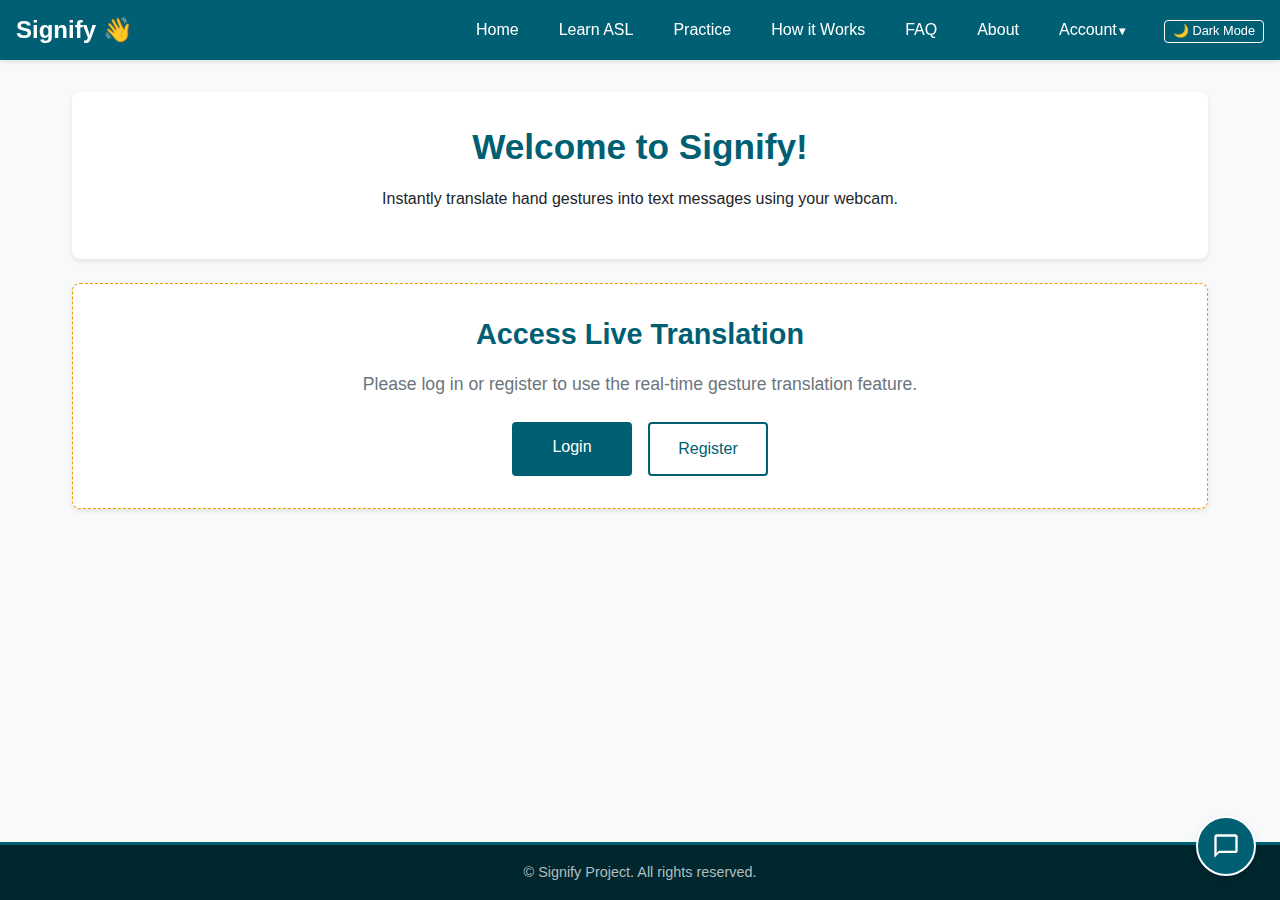
<file: index.html>
<!DOCTYPE html>
<html lang="en">
<head>
    <meta charset="UTF-8">
    <meta name="viewport" content="width=device-width, initial-scale=1.0">
    <meta name="description" content="Signify: Real-time gesture translation using your webcam. Translate ASL and custom gestures to text instantly.">
    <title>Signify - Real-Time Gesture Translator</title>
    <link rel="stylesheet" href="style.css">
    <link rel="icon" href="data:image/svg+xml,<svg xmlns=%22http://www.w3.org/2000/svg%22 viewBox=%220 0 100 100%22><text y=%22.9em%22 font-size=%2290%22>👋</text></svg>">
</head>
<body>
    <!-- ======= Header ======= -->
    <header>
        <nav class="navbar">
            <div class="nav-logo">
                <a href="index.html">Signify 👋</a>
            </div>
            <ul class="nav-menu">
                <li><a href="index.html" class="nav-link">Home</a></li>
                <li><a href="learn.html" class="nav-link">Learn ASL</a></li>
                <li><a href="practice.html" class="nav-link">Practice</a></li>
                <li><a href="tutorial.html" class="nav-link">How it Works</a></li>
                <li><a href="faq.html" class="nav-link">FAQ</a></li>
                <li><a href="about.html" class="nav-link">About</a></li>
                <!-- Account Dropdown -->
                <li class="dropdown">
                    <a href="#" class="nav-link dropdown-toggle" id="account-dropdown-toggle" aria-haspopup="true" aria-expanded="false">Account</a>
                    <ul class="dropdown-menu" aria-labelledby="account-dropdown-toggle">
                        <li id="login-dropdown-item"><a href="login.html" class="dropdown-item">Login</a></li>
                        <li id="register-dropdown-item"><a href="register.html" class="dropdown-item">Register</a></li>
                        <li id="logout-dropdown-item" style="display: none;"><button id="logout-button" class="nav-button dropdown-item">Logout</button></li>
                    </ul>
                </li>
                 <li> <!-- Dark Mode Toggle Button -->
                    <button id="dark-mode-toggle" class="dark-mode-toggle" aria-pressed="false">🌙 Dark Mode</button>
                </li>
            </ul>
            <button class="nav-toggle" aria-label="Toggle navigation menu" aria-expanded="false">☰</button>
        </nav>
    </header>
    <!-- End Header -->

    <!-- ======= Main Content ======= -->
    <main class="content-wrapper">
        <section class="hero-section">
            <h1>Welcome to Signify!</h1>
            <p>Instantly translate hand gestures into text messages using your webcam.</p>
        </section>
        <!-- LOGIN PROMPT SECTION (Initially Hidden by auth.js if logged in) -->
        <section id="login-prompt-translation" class="login-prompt-section" style="display: none;">
             <h2>Access Live Translation</h2>
             <p>Please log in or register to use the real-time gesture translation feature.</p>
             <div class="prompt-actions">
                <a href="login.html">Login</a>
                <a href="register.html">Register</a>
             </div>
        </section>

        <section id="translation-section" class="page-section" style="display: none;">
            <h2>Live Translation</h2>
             <div class="content-container">
                <div class="webcam-area">
                    <h3>Live Feed</h3>
                    <div id="webcam-container">
                        <video id="webcam-feed" autoplay playsinline aria-label="Webcam Feed for Translation"></video>
                        <!-- Status Messages -->
                        <div id="permission-prompt" class="status-message action-prompt" style="display: none;">
   Please Grant Camera Permission
   <button type="button">Allow Access</button> <!-- NO inline style -->
</div>
                        <div id="loading-message" class="status-message" style="display: none;">
                            <div class="spinner"></div>
                            Initializing Webcam...
                        </div>
                        <div id="webcam-fallback" class="status-message error-message" style="display: none;">
                            Webcam access issue.
                        </div>
                    </div>
                     <button id="start-cam-button" style="display:none;">Start Camera</button>
                </div>

                <div class="output-area">
                    <h3>Translated Message</h3>
                    <div id="output-container">
                        <p id="gesture-output" aria-live="polite">...</p>
                        <p class="subtle-text">(Point your camera and make a sign!)</p>
                    </div>
                    <div class="demo-buttons">
                         <h4>Try Simulating:</h4>
                         <button onclick="simulateGesture('Hello')">Hello</button>
                         <button onclick="simulateGesture('Good job')">Thumbs Up</button>
                         <button onclick="simulateGesture('Okay')">Okay</button>
                         <button onclick="simulateGesture('I Love You')">I Love You</button>
                         <button onclick="simulateGesture('A')">Letter A</button>
                    </div>
                </div>
            </div>
        </section>
    </main>
    <!-- End Main Content -->

    <!-- ======= Chatbot ======= -->
    <aside class="chatbot-container">
        <button id="chatbot-toggle" aria-label="Toggle Chatbot" aria-expanded="false">
            <svg xmlns="http://www.w3.org/2000/svg" height="24px" viewBox="0 0 24 24" width="24px" fill="currentColor"><path d="M0 0h24v24H0V0z" fill="none"/><path d="M20 2H4c-1.1 0-2 .9-2 2v18l4-4h14c1.1 0 2-.9 2-2V4c0-1.1-.9-2-2-2zm0 14H6l-2 2V4h16v12z"/></svg>
        </button>
        <div id="chatbot-window" class="chatbot-window" role="log" aria-live="polite">
            <div class="chatbot-header">
                <span>Signify Assistant</span>
                <button id="chatbot-close" aria-label="Close Chatbot">&times;</button>
            </div>
            <div id="chatbot-messages" class="chatbot-messages">
                <div class="message bot-message">Hello! Ask me about gestures ("What does A mean?"), features ("Show Practice Mode"), or how to use the app ("Help me start").</div>
            </div>
            <div class="chatbot-input-area">
                <input type="text" id="chatbot-input" placeholder="Ask a question..." aria-label="Chat input">
                <button id="chatbot-send" aria-label="Send message">Send</button>
            </div>
        </div>
    </aside>
    <!-- End Chatbot -->

    <!-- ======= Footer ======= -->
    <footer>
        <p>&copy; <span id="current-year"></span> Signify Project. All rights reserved.</p>
    </footer>
    <!-- End Footer -->

    <!-- ======= Scripts ======= -->
    <script src="auth.js" defer></script>
    <script src="script.js" defer></script>
    <!-- End Scripts -->
</body>
</html>
</file>
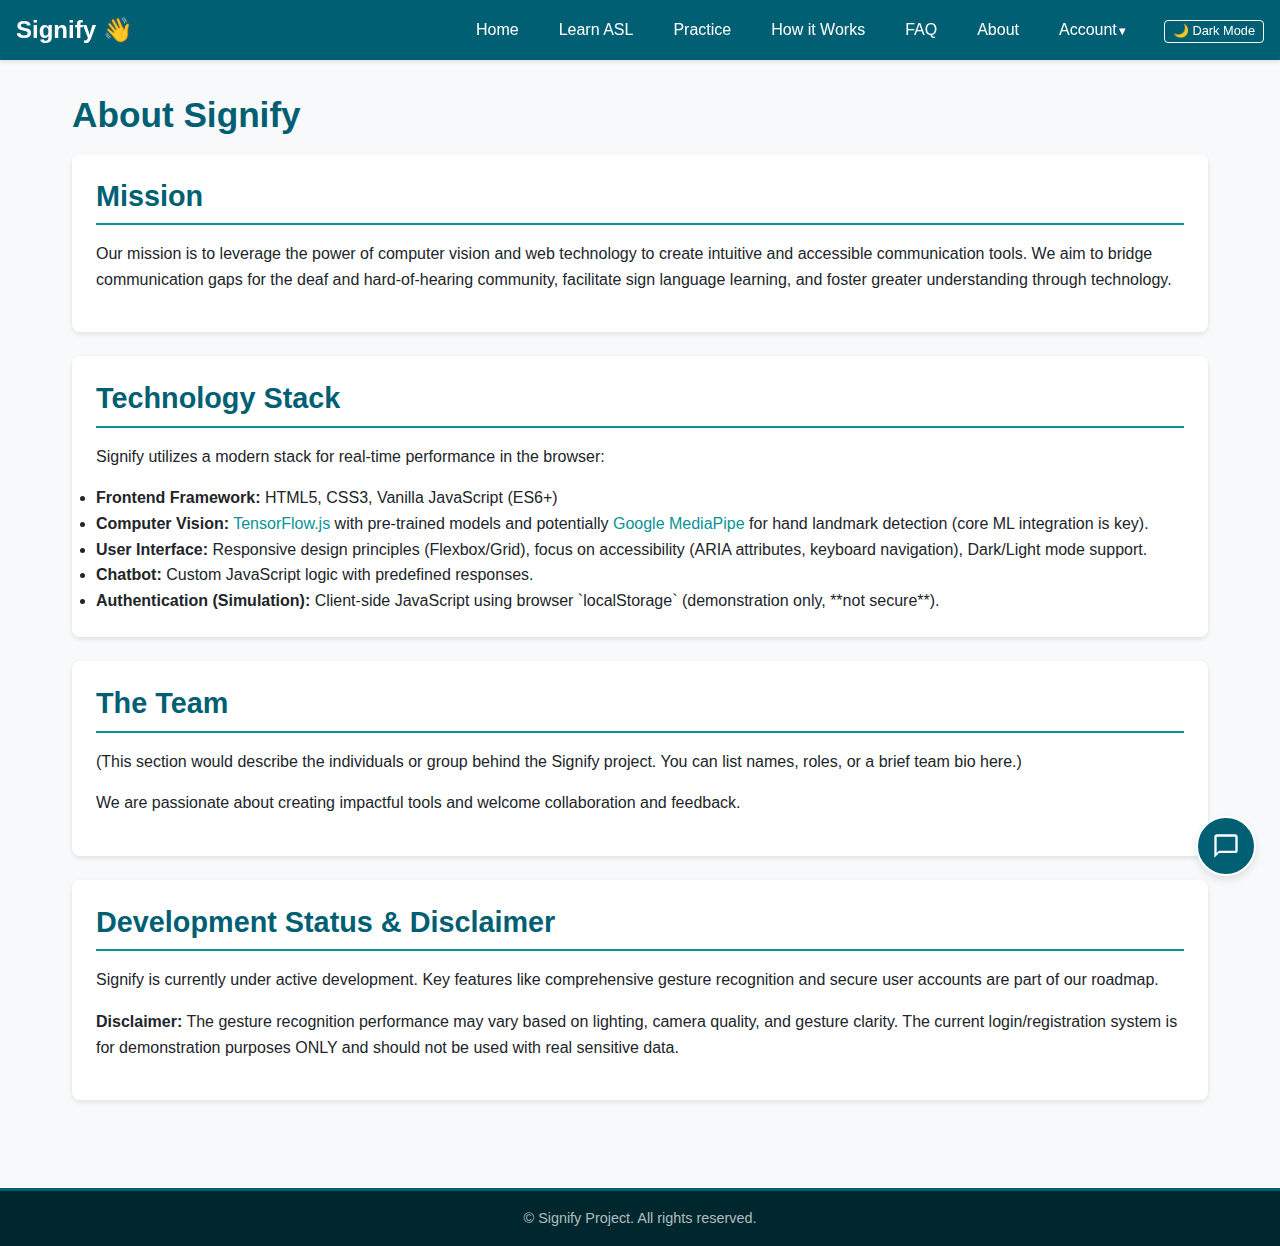
<file: about.html>
<!DOCTYPE html>
<html lang="en">
<head>
    <meta charset="UTF-8">
    <meta name="viewport" content="width=device-width, initial-scale=1.0">
     <meta name="description" content="Learn about the Signify project, its mission, technology, and team.">
    <title>About - Signify</title>
    <link rel="stylesheet" href="style.css">
    <link rel="icon" href="data:image/svg+xml,<svg xmlns=%22http://www.w3.org/2000/svg%22 viewBox=%220 0 100 100%22><text y=%22.9em%22 font-size=%2290%22>👋</text></svg>">
</head>
<body>
    <!-- ======= Header ======= -->
    <header>
        <nav class="navbar">
            <div class="nav-logo">
                <a href="index.html">Signify 👋</a>
            </div>
            <ul class="nav-menu">
                <li><a href="index.html" class="nav-link">Home</a></li>
                <li><a href="learn.html" class="nav-link">Learn ASL</a></li>
                <li><a href="practice.html" class="nav-link">Practice</a></li>
                <li><a href="tutorial.html" class="nav-link">How it Works</a></li>
                <li><a href="faq.html" class="nav-link">FAQ</a></li>
                <li><a href="about.html" class="nav-link">About</a></li>
                <!-- Account Dropdown -->
                <li class="dropdown">
                    <a href="#" class="nav-link dropdown-toggle" id="account-dropdown-toggle" aria-haspopup="true" aria-expanded="false">Account</a>
                    <ul class="dropdown-menu" aria-labelledby="account-dropdown-toggle">
                        <li id="login-dropdown-item"><a href="login.html" class="dropdown-item">Login</a></li>
                        <li id="register-dropdown-item"><a href="register.html" class="dropdown-item">Register</a></li>
                        <li id="logout-dropdown-item" style="display: none;"><button id="logout-button" class="nav-button dropdown-item">Logout</button></li>
                    </ul>
                </li>
                 <li> <!-- Dark Mode Toggle Button -->
                    <button id="dark-mode-toggle" class="dark-mode-toggle" aria-pressed="false">🌙 Dark Mode</button>
                </li>
            </ul>
            <button class="nav-toggle" aria-label="Toggle navigation menu" aria-expanded="false">☰</button>
        </nav>
    </header>
    <!-- End Header -->

    <!-- ======= Main Content ======= -->
    <main class="content-wrapper">
        <h1>About Signify</h1>

        <section class="page-section">
            <h2>Mission</h2>
            <p>Our mission is to leverage the power of computer vision and web technology to create intuitive and accessible communication tools. We aim to bridge communication gaps for the deaf and hard-of-hearing community, facilitate sign language learning, and foster greater understanding through technology.</p>
        </section>

         <section class="page-section">
            <h2>Technology Stack</h2>
            <p>Signify utilizes a modern stack for real-time performance in the browser:</p>
            <ul>
                <li><strong>Frontend Framework:</strong> HTML5, CSS3, Vanilla JavaScript (ES6+)</li>
                <li><strong>Computer Vision:</strong> <a href="https://www.tensorflow.org/js" target="_blank" rel="noopener noreferrer">TensorFlow.js</a> with pre-trained models and potentially <a href="https://developers.google.com/mediapipe" target="_blank" rel="noopener noreferrer">Google MediaPipe</a> for hand landmark detection (core ML integration is key).</li>
                 <li><strong>User Interface:</strong> Responsive design principles (Flexbox/Grid), focus on accessibility (ARIA attributes, keyboard navigation), Dark/Light mode support.</li>
                 <li><strong>Chatbot:</strong> Custom JavaScript logic with predefined responses.</li>
                 <li><strong>Authentication (Simulation):</strong> Client-side JavaScript using browser `localStorage` (demonstration only, **not secure**).</li>
            </ul>
        </section>

        <section class="page-section">
            <h2>The Team</h2>
            <p>(This section would describe the individuals or group behind the Signify project. You can list names, roles, or a brief team bio here.)</p>
            <p>We are passionate about creating impactful tools and welcome collaboration and feedback.</p>
        </section>

         <section class="page-section">
            <h2>Development Status & Disclaimer</h2>
            <p>Signify is currently under active development. Key features like comprehensive gesture recognition and secure user accounts are part of our roadmap.</p>
             <p><strong>Disclaimer:</strong> The gesture recognition performance may vary based on lighting, camera quality, and gesture clarity. The current login/registration system is for demonstration purposes ONLY and should not be used with real sensitive data.</p>
        </section>
    </main>
    <!-- End Main Content -->

    <!-- ======= Chatbot ======= -->
    <aside class="chatbot-container">
        <button id="chatbot-toggle" aria-label="Toggle Chatbot" aria-expanded="false">
            <svg xmlns="http://www.w3.org/2000/svg" height="24px" viewBox="0 0 24 24" width="24px" fill="currentColor"><path d="M0 0h24v24H0V0z" fill="none"/><path d="M20 2H4c-1.1 0-2 .9-2 2v18l4-4h14c1.1 0 2-.9 2-2V4c0-1.1-.9-2-2-2zm0 14H6l-2 2V4h16v12z"/></svg>
        </button>
        <div id="chatbot-window" class="chatbot-window" role="log" aria-live="polite">
            <div class="chatbot-header">
                <span>Signify Assistant</span>
                <button id="chatbot-close" aria-label="Close Chatbot">&times;</button>
            </div>
            <div id="chatbot-messages" class="chatbot-messages">
                 <div class="message bot-message">Exploring the About page! Ask me anything about Signify's mission or technology, or navigate elsewhere like 'Show Home'.</div>
            </div>
            <div class="chatbot-input-area">
                <input type="text" id="chatbot-input" placeholder="Ask a question..." aria-label="Chat input">
                <button id="chatbot-send" aria-label="Send message">Send</button>
            </div>
        </div>
    </aside>
    <!-- End Chatbot -->

    <!-- ======= Footer ======= -->
    <footer>
        <p>&copy; <span id="current-year"></span> Signify Project. All rights reserved.</p>
    </footer>
    <!-- End Footer -->

    <!-- ======= Scripts ======= -->
    <script src="auth.js" defer></script>
    <script src="script.js" defer></script>
    <!-- End Scripts -->
</body>
</html>
</file>
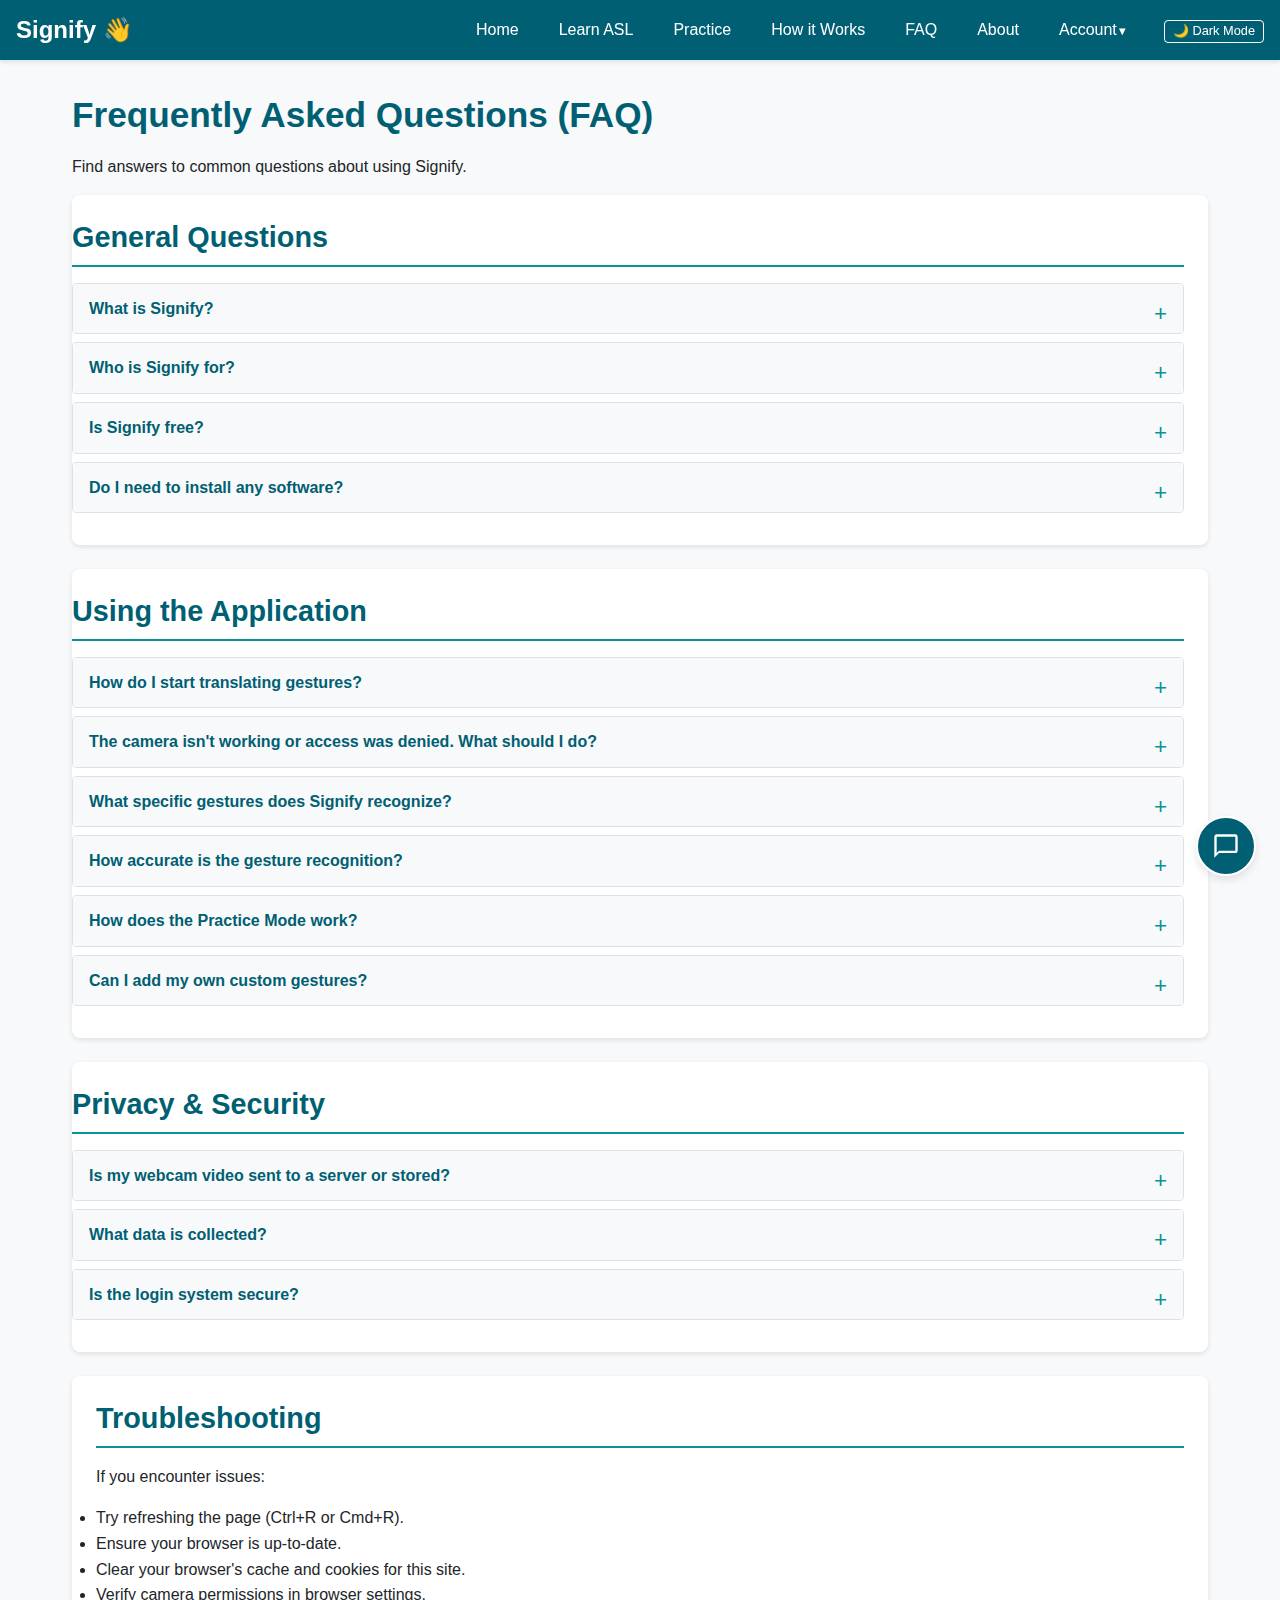
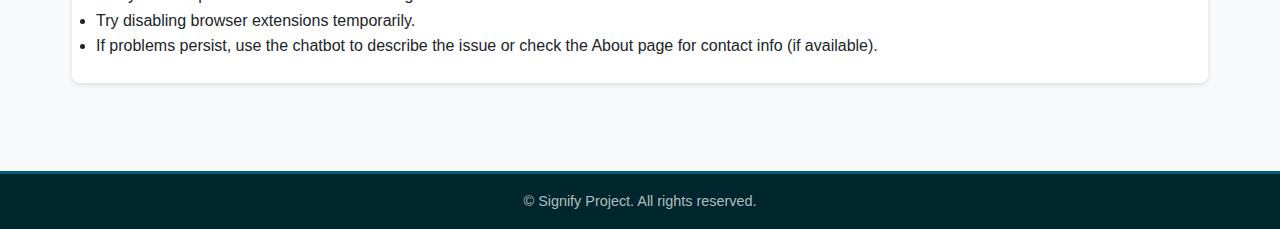
<file: faq.html>
<!DOCTYPE html>
<html lang="en">
<head>
    <meta charset="UTF-8">
    <meta name="viewport" content="width=device-width, initial-scale=1.0">
     <meta name="description" content="Find answers to Frequently Asked Questions (FAQ) about the Signify gesture translation application.">
    <title>FAQ - Signify</title>
    <link rel="stylesheet" href="style.css">
    <link rel="icon" href="data:image/svg+xml,<svg xmlns=%22http://www.w3.org/2000/svg%22 viewBox=%220 0 100 100%22><text y=%22.9em%22 font-size=%2290%22>👋</text></svg>">
</head>
<body>
    <!-- ======= Header ======= -->
    <header>
        <nav class="navbar">
            <div class="nav-logo">
                <a href="index.html">Signify 👋</a>
            </div>
            <ul class="nav-menu">
                <li><a href="index.html" class="nav-link">Home</a></li>
                <li><a href="learn.html" class="nav-link">Learn ASL</a></li>
                <li><a href="practice.html" class="nav-link">Practice</a></li>
                <li><a href="tutorial.html" class="nav-link">How it Works</a></li>
                <li><a href="faq.html" class="nav-link">FAQ</a></li>
                <li><a href="about.html" class="nav-link">About</a></li>
                <!-- Account Dropdown -->
                <li class="dropdown">
                    <a href="#" class="nav-link dropdown-toggle" id="account-dropdown-toggle" aria-haspopup="true" aria-expanded="false">Account</a>
                    <ul class="dropdown-menu" aria-labelledby="account-dropdown-toggle">
                        <li id="login-dropdown-item"><a href="login.html" class="dropdown-item">Login</a></li>
                        <li id="register-dropdown-item"><a href="register.html" class="dropdown-item">Register</a></li>
                        <li id="logout-dropdown-item" style="display: none;"><button id="logout-button" class="nav-button dropdown-item">Logout</button></li>
                    </ul>
                </li>
                 <li> <!-- Dark Mode Toggle Button -->
                    <button id="dark-mode-toggle" class="dark-mode-toggle" aria-pressed="false">🌙 Dark Mode</button>
                </li>
            </ul>
            <button class="nav-toggle" aria-label="Toggle navigation menu" aria-expanded="false">☰</button>
        </nav>
    </header>
    <!-- End Header -->

    <!-- ======= Main Content ======= -->
    <main class="content-wrapper">
        <h1>Frequently Asked Questions (FAQ)</h1>
        <p>Find answers to common questions about using Signify.</p>

        <section class="page-section faq-list">
            <h2>General Questions</h2>
            <details>
                <summary>What is Signify?</summary>
                <p>Signify is a web-based application designed to translate hand gestures, focusing initially on American Sign Language (ASL) letters and common signs, into text in real-time. It uses your device's webcam and computer vision algorithms running directly in your browser.</p>
            </details>
            <details>
                <summary>Who is Signify for?</summary>
                <p>Signify aims to be useful for several groups: individuals learning ASL, people who want a quick way to communicate a signed concept into text, educators, and anyone interested in the intersection of sign language and technology. It is NOT intended to replace professional interpreters.</p>
            </details>
             <details>
                <summary>Is Signify free?</summary>
                <p>Yes, the core functionality of Signify is currently offered free of charge. Future premium features might be considered, but basic translation and learning tools will remain accessible.</p>
            </details>
            <details>
                <summary>Do I need to install any software?</summary>
                <p>No! Signify runs entirely in your web browser (like Chrome, Firefox, Edge, Safari). All you need is an internet connection (initially to load the page) and a working webcam connected to your device.</p>
            </details>
        </section>

        <section class="page-section faq-list">
            <h2>Using the Application</h2>
            <details>
                <summary>How do I start translating gestures?</summary>
                <p>Go to the <a href="index.html">Home page</a>. If prompted, click the button or link to grant camera access. Once your webcam feed appears, position your hand clearly and make a supported sign. The translated text should appear in the output box.</p>
            </details>
             <details>
                <summary>The camera isn't working or access was denied. What should I do?</summary>
                <p>First, ensure your webcam is properly connected and not being used by another program (e.g., Zoom, Skype). Then, check your browser's settings: find the Site Settings for this website and ensure Camera access is set to "Allow". You might need to refresh the page after changing permissions. If problems persist, try a different browser or check if your webcam drivers are up to date.</p>
            </details>
            <details>
                <summary>What specific gestures does Signify recognize?</summary>
                <p>Currently, Signify aims to recognize the standard ASL alphabet (fingerspelling) and a growing list of common words and phrases (like Hello, Thank You, Okay, Yes, No, I Love You). You can ask the chatbot "List available gestures" for a summary, or explore the <a href="learn.html">Learn ASL</a> page.</p>
            </details>
            <details>
                <summary>How accurate is the gesture recognition?</summary>
                <p>Accuracy depends heavily on factors like lighting conditions, background clarity, camera quality, and how clearly the sign is made. The underlying technology is constantly improving, but recognition might not be perfect, especially for complex or fast signs. See the <a href="tutorial.html">How it Works</a> page for tips.</p>
            </details>
            <details>
                <summary>How does the Practice Mode work?</summary>
                <p>Navigate to the <a href="practice.html">Practice page</a>. Allow camera access. The page will display a "Target Gesture." Try making that sign with your hand in the webcam feed. The "Feedback" area aims to tell you if you successfully matched the target (requires ML model integration). Use "Next Gesture" to cycle through signs.</p>
            </details>
              <details>
                <summary>Can I add my own custom gestures?</summary>
                <p>This feature is planned for future development but is not available in the current version. The goal is to allow users to record their own signs and map them to custom text messages.</p>
            </details>
        </section>

        <section class="page-section faq-list">
            <h2>Privacy & Security</h2>
             <details>
                <summary>Is my webcam video sent to a server or stored?</summary>
                <p><strong>No.</strong> A core principle of Signify's design is client-side processing. The video feed from your webcam is processed directly within *your* web browser using TensorFlow.js/MediaPipe. Your live video data is **not** transmitted to our servers or stored anywhere persistently for the purpose of translation. It is processed locally in real-time.</p>
            </details>
             <details>
                <summary>What data is collected?</summary>
                <p>For basic usage without login, Signify does not collect personally identifiable information from the video feed. If you use the login/register feature (currently simulation only), the simulated credentials (email/username/password) are stored insecurely in your browser's `localStorage`. A production version would require a secure backend and a clear privacy policy outlining data handling for registered users.</p>
            </details>
            <details>
                <summary>Is the login system secure?</summary>
                <p><strong>No. The current login/registration feature is a non-secure simulation using `localStorage`.</strong> It is strictly for demonstrating the potential UI flow. DO NOT use real passwords or sensitive information with this demo system. A real application requires a secure backend database and proper authentication protocols (like hashing passwords).</p>
            </details>
        </section>

          <section class="page-section">
             <h2>Troubleshooting</h2>
             <p>If you encounter issues:</p>
             <ul>
                 <li>Try refreshing the page (Ctrl+R or Cmd+R).</li>
                 <li>Ensure your browser is up-to-date.</li>
                 <li>Clear your browser's cache and cookies for this site.</li>
                 <li>Verify camera permissions in browser settings.</li>
                 <li>Try disabling browser extensions temporarily.</li>
                 <li>If problems persist, use the chatbot to describe the issue or check the About page for contact info (if available).</li>
             </ul>
        </section>

    </main>
    <!-- End Main Content -->

   <!-- ======= Chatbot ======= -->
    <aside class="chatbot-container">
        <button id="chatbot-toggle" aria-label="Toggle Chatbot" aria-expanded="false">
            <svg xmlns="http://www.w3.org/2000/svg" height="24px" viewBox="0 0 24 24" width="24px" fill="currentColor"><path d="M0 0h24v24H0V0z" fill="none"/><path d="M20 2H4c-1.1 0-2 .9-2 2v18l4-4h14c1.1 0 2-.9 2-2V4c0-1.1-.9-2-2-2zm0 14H6l-2 2V4h16v12z"/></svg>
        </button>
        <div id="chatbot-window" class="chatbot-window" role="log" aria-live="polite">
            <div class="chatbot-header">
                <span>Signify Assistant</span>
                <button id="chatbot-close" aria-label="Close Chatbot">&times;</button>
            </div>
            <div id="chatbot-messages" class="chatbot-messages">
                <div class="message bot-message">Have questions? Check the FAQ list above or ask me directly! For example: "Is my video stored?" or "How accurate is it?".</div>
            </div>
            <div class="chatbot-input-area">
                <input type="text" id="chatbot-input" placeholder="Ask your question..." aria-label="Chat input">
                <button id="chatbot-send" aria-label="Send message">Send</button>
            </div>
        </div>
    </aside>
    <!-- End Chatbot -->

    <!-- ======= Footer ======= -->
    <footer>
        <p>&copy; <span id="current-year"></span> Signify Project. All rights reserved.</p>
    </footer>
    <!-- End Footer -->

    <!-- ======= Scripts ======= -->
    <script src="auth.js" defer></script>
    <script src="script.js" defer></script>
    <!-- End Scripts -->
</body>
</html>
</file>
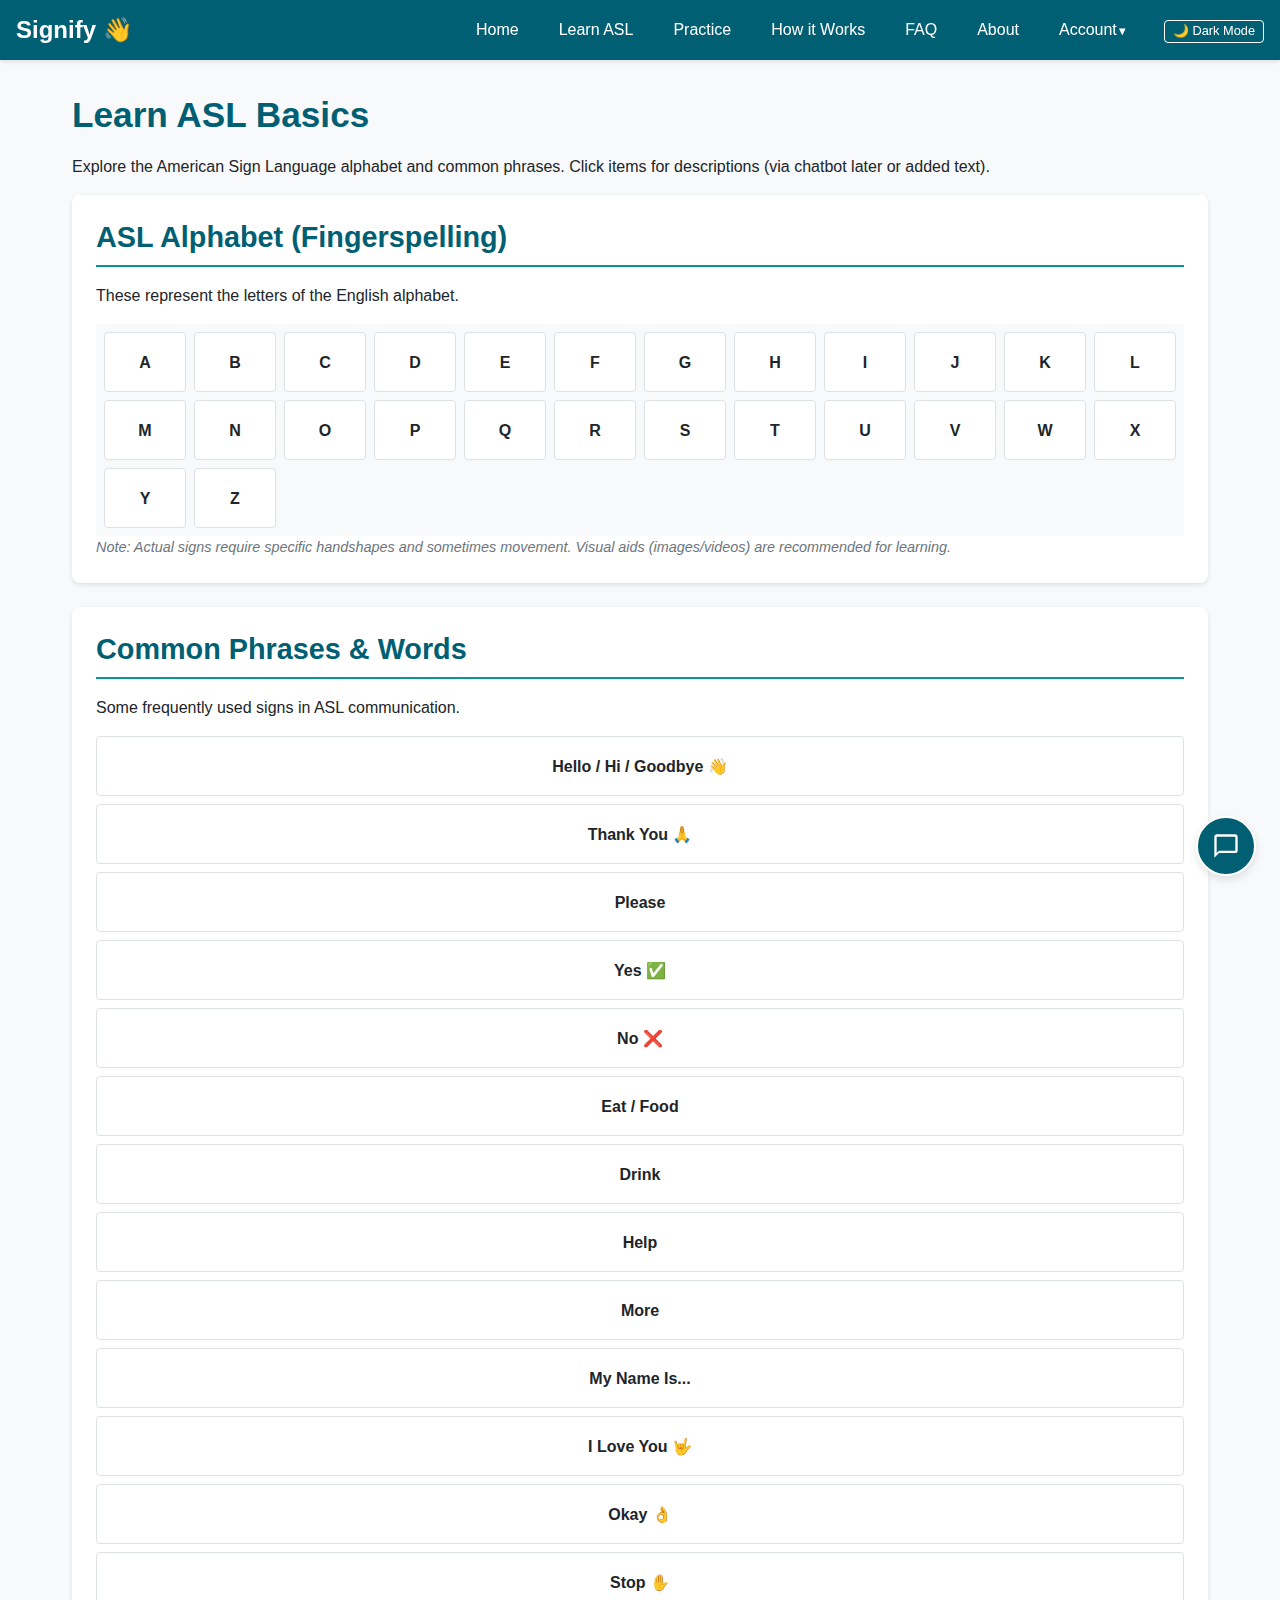
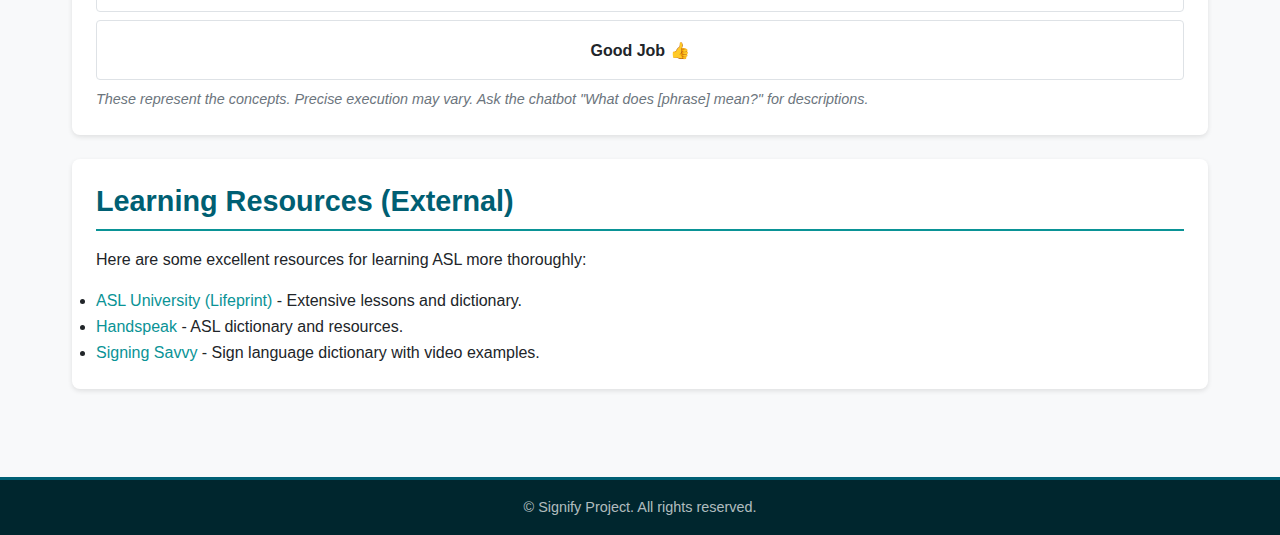
<file: learn.html>
<!DOCTYPE html>
<html lang="en">
<head>
    <meta charset="UTF-8">
    <meta name="viewport" content="width=device-width, initial-scale=1.0">
     <meta name="description" content="Learn the basics of American Sign Language (ASL) alphabet and common phrases with the Signify guide.">
    <title>Learn ASL Basics - Signify</title>
    <link rel="stylesheet" href="style.css">
    <link rel="icon" href="data:image/svg+xml,<svg xmlns=%22http://www.w3.org/2000/svg%22 viewBox=%220 0 100 100%22><text y=%22.9em%22 font-size=%2290%22>👋</text></svg>">
</head>
<body>
    <!-- ======= Header ======= -->
    <header>
        <nav class="navbar">
            <div class="nav-logo">
                <a href="index.html">Signify 👋</a>
            </div>
            <ul class="nav-menu">
                <li><a href="index.html" class="nav-link">Home</a></li>
                <li><a href="learn.html" class="nav-link">Learn ASL</a></li>
                <li><a href="practice.html" class="nav-link">Practice</a></li>
                <li><a href="tutorial.html" class="nav-link">How it Works</a></li>
                <li><a href="faq.html" class="nav-link">FAQ</a></li>
                <li><a href="about.html" class="nav-link">About</a></li>
                <!-- Account Dropdown -->
                <li class="dropdown">
                    <a href="#" class="nav-link dropdown-toggle" id="account-dropdown-toggle" aria-haspopup="true" aria-expanded="false">Account</a>
                    <ul class="dropdown-menu" aria-labelledby="account-dropdown-toggle">
                        <li id="login-dropdown-item"><a href="login.html" class="dropdown-item">Login</a></li>
                        <li id="register-dropdown-item"><a href="register.html" class="dropdown-item">Register</a></li>
                        <li id="logout-dropdown-item" style="display: none;"><button id="logout-button" class="nav-button dropdown-item">Logout</button></li>
                    </ul>
                </li>
                 <li> <!-- Dark Mode Toggle Button -->
                    <button id="dark-mode-toggle" class="dark-mode-toggle" aria-pressed="false">🌙 Dark Mode</button>
                </li>
            </ul>
            <button class="nav-toggle" aria-label="Toggle navigation menu" aria-expanded="false">☰</button>
        </nav>
    </header>
    <!-- End Header -->

    <!-- ======= Main Content ======= -->
    <main class="content-wrapper">
        <h1>Learn ASL Basics</h1>
        <p>Explore the American Sign Language alphabet and common phrases. Click items for descriptions (via chatbot later or added text).</p>

        <section class="page-section asl-guide">
            <h2>ASL Alphabet (Fingerspelling)</h2>
            <p>These represent the letters of the English alphabet.</p>
            <div class="alphabet-grid">
                 <!-- Add tooltips or link to chatbot query -->
                <span title="ASL Letter A">A</span> <span title="ASL Letter B">B</span>
                <span title="ASL Letter C">C</span> <span title="ASL Letter D">D</span>
                <span title="ASL Letter E">E</span> <span title="ASL Letter F">F</span>
                <span title="ASL Letter G">G</span> <span title="ASL Letter H">H</span>
                <span title="ASL Letter I">I</span> <span title="ASL Letter J">J</span>
                <span title="ASL Letter K">K</span> <span title="ASL Letter L">L</span>
                <span title="ASL Letter M">M</span> <span title="ASL Letter N">N</span>
                <span title="ASL Letter O">O</span> <span title="ASL Letter P">P</span>
                <span title="ASL Letter Q">Q</span> <span title="ASL Letter R">R</span>
                <span title="ASL Letter S">S</span> <span title="ASL Letter T">T</span>
                <span title="ASL Letter U">U</span> <span title="ASL Letter V">V</span>
                <span title="ASL Letter W">W</span> <span title="ASL Letter X">X</span>
                <span title="ASL Letter Y">Y</span> <span title="ASL Letter Z">Z</span>
            </div>
             <p class="subtle-text">Note: Actual signs require specific handshapes and sometimes movement. Visual aids (images/videos) are recommended for learning.</p>
        </section>

         <section class="page-section asl-guide">
             <h2>Common Phrases & Words</h2>
             <p>Some frequently used signs in ASL communication.</p>
             <ul>
                <li>Hello / Hi / Goodbye 👋</li>
                <li>Thank You 🙏</li>
                <li>Please</li>
                <li>Yes ✅</li>
                <li>No ❌</li>
                <li>Eat / Food</li>
                <li>Drink</li>
                <li>Help</li>
                <li>More</li>
                <li>My Name Is...</li>
                <li>I Love You 🤟</li>
                <li>Okay 👌</li>
                 <li>Stop ✋</li>
                 <li>Good Job 👍</li>
             </ul>
              <p class="subtle-text">These represent the concepts. Precise execution may vary. Ask the chatbot "What does [phrase] mean?" for descriptions.</p>
         </section>

         <section class="page-section">
            <h2>Learning Resources (External)</h2>
            <p>Here are some excellent resources for learning ASL more thoroughly:</p>
            <ul>
                <li><a href="https://www.lifeprint.com/" target="_blank" rel="noopener noreferrer">ASL University (Lifeprint)</a> - Extensive lessons and dictionary.</li>
                <li><a href="https://www.handspeak.com/" target="_blank" rel="noopener noreferrer">Handspeak</a> - ASL dictionary and resources.</li>
                <li><a href="https://www.signingsavvy.com/" target="_blank" rel="noopener noreferrer">Signing Savvy</a> - Sign language dictionary with video examples.</li>
            </ul>
         </section>
    </main>
    <!-- End Main Content -->

    <!-- ======= Chatbot ======= -->
    <aside class="chatbot-container">
        <button id="chatbot-toggle" aria-label="Toggle Chatbot" aria-expanded="false">
            <svg xmlns="http://www.w3.org/2000/svg" height="24px" viewBox="0 0 24 24" width="24px" fill="currentColor"><path d="M0 0h24v24H0V0z" fill="none"/><path d="M20 2H4c-1.1 0-2 .9-2 2v18l4-4h14c1.1 0 2-.9 2-2V4c0-1.1-.9-2-2-2zm0 14H6l-2 2V4h16v12z"/></svg>
        </button>
        <div id="chatbot-window" class="chatbot-window" role="log" aria-live="polite">
            <div class="chatbot-header">
                <span>Signify Assistant</span>
                <button id="chatbot-close" aria-label="Close Chatbot">&times;</button>
            </div>
            <div id="chatbot-messages" class="chatbot-messages">
                <div class="message bot-message">Learning ASL? Ask me "What does B mean?" or "Meaning of Thank You" to get descriptions from our library!</div>
            </div>
            <div class="chatbot-input-area">
                <input type="text" id="chatbot-input" placeholder="Ask about a sign..." aria-label="Chat input">
                <button id="chatbot-send" aria-label="Send message">Send</button>
            </div>
        </div>
    </aside>
    <!-- End Chatbot -->

    <!-- ======= Footer ======= -->
    <footer>
        <p>&copy; <span id="current-year"></span> Signify Project. All rights reserved.</p>
    </footer>
    <!-- End Footer -->

    <!-- ======= Scripts ======= -->
    <script src="auth.js" defer></script>
    <script src="script.js" defer></script>
    <!-- End Scripts -->
</body>
</html>
</file>
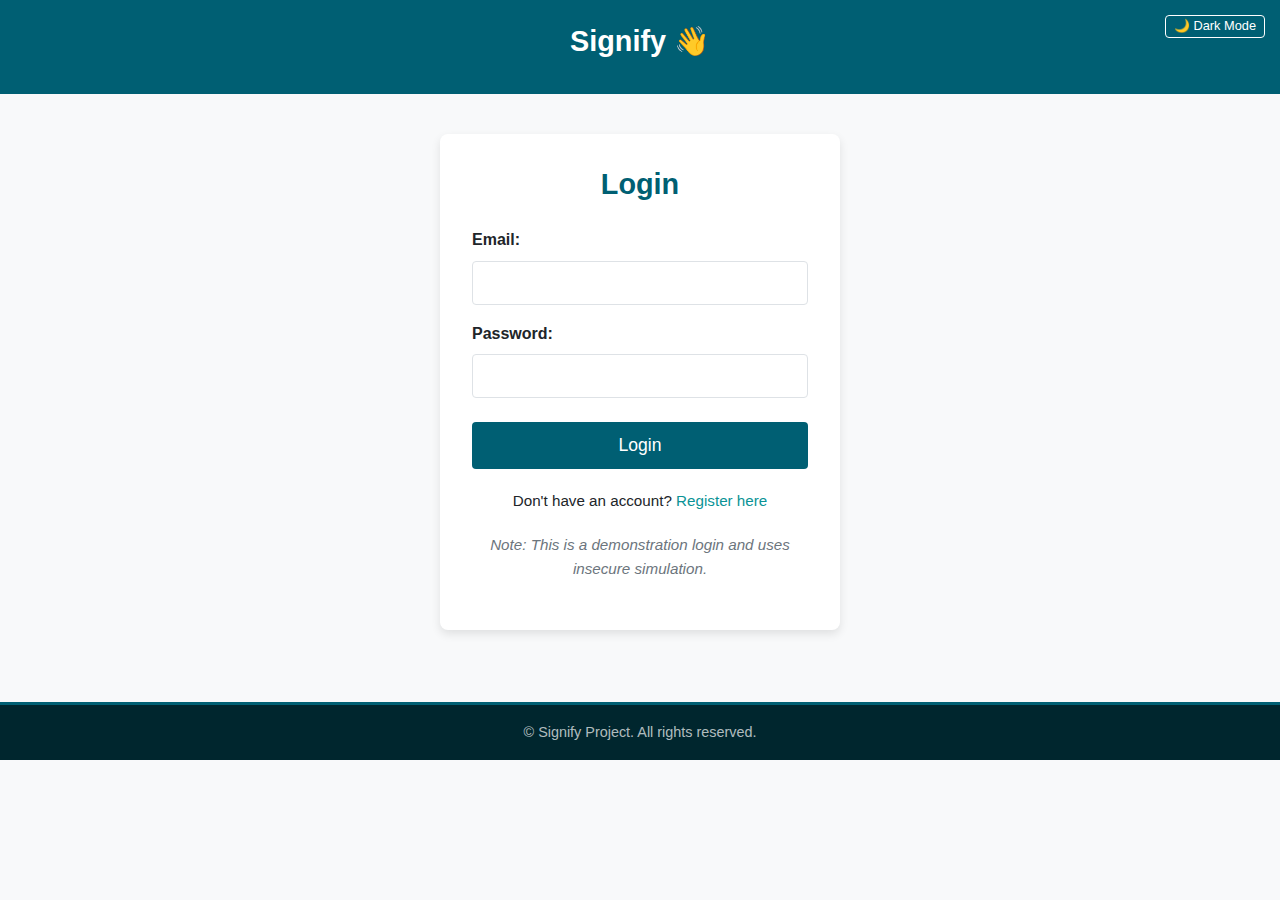
<file: login.html>
<!DOCTYPE html>
<html lang="en">
<head>
    <meta charset="UTF-8">
    <meta name="viewport" content="width=device-width, initial-scale=1.0">
    <meta name="description" content="Login to Signify to access your account features.">
    <title>Login - Signify</title>
    <link rel="stylesheet" href="style.css">
    <link rel="icon" href="data:image/svg+xml,<svg xmlns=%22http://www.w3.org/2000/svg%22 viewBox=%220 0 100 100%22><text y=%22.9em%22 font-size=%2290%22>👋</text></svg>">
</head>
<body class="auth-page"> <!-- Specific class for auth pages -->

    <!-- Simplified Auth Header -->
    <header class="auth-header">
         <h1><a href="index.html">Signify 👋</a></h1>
         <!-- Optional: Dark mode toggle also on auth pages -->
         <button id="dark-mode-toggle" class="dark-mode-toggle" aria-pressed="false" style="position: absolute; top: 15px; right: 15px;">🌙 Dark Mode</button>
    </header>
    <!-- End Auth Header -->

    <!-- ======= Main Content ======= -->
    <main class="auth-container">
        <h2>Login</h2>
        <form id="login-form" novalidate>
            <div id="login-error" class="error-message" style="display: none;" role="alert"></div>
            <div class="form-group">
                <label for="login-email">Email:</label>
                <input type="email" id="login-email" name="email" required aria-required="true" autocomplete="email">
            </div>
            <div class="form-group">
                <label for="login-password">Password:</label>
                <input type="password" id="login-password" name="password" required aria-required="true" autocomplete="current-password">
            </div>
            <button type="submit">Login</button>
        </form>
        <p>Don't have an account? <a href="register.html">Register here</a></p>
        <p class="auth-note">Note: This is a demonstration login and uses insecure simulation.</p>
    </main>
    <!-- End Main Content -->

    <!-- ======= Footer ======= -->
    <footer>
        <p>&copy; <span id="current-year"></span> Signify Project. All rights reserved.</p>
    </footer>
    <!-- End Footer -->

    <!-- ======= Scripts ======= -->
    <!-- Auth needs to load first on auth pages if it handles elements here -->
    <script src="auth.js" defer></script>
    <!-- Script handles dark mode toggle & footer year -->
    <script src="script.js" defer></script>
    <!-- End Scripts -->
</body>
</html
</file>
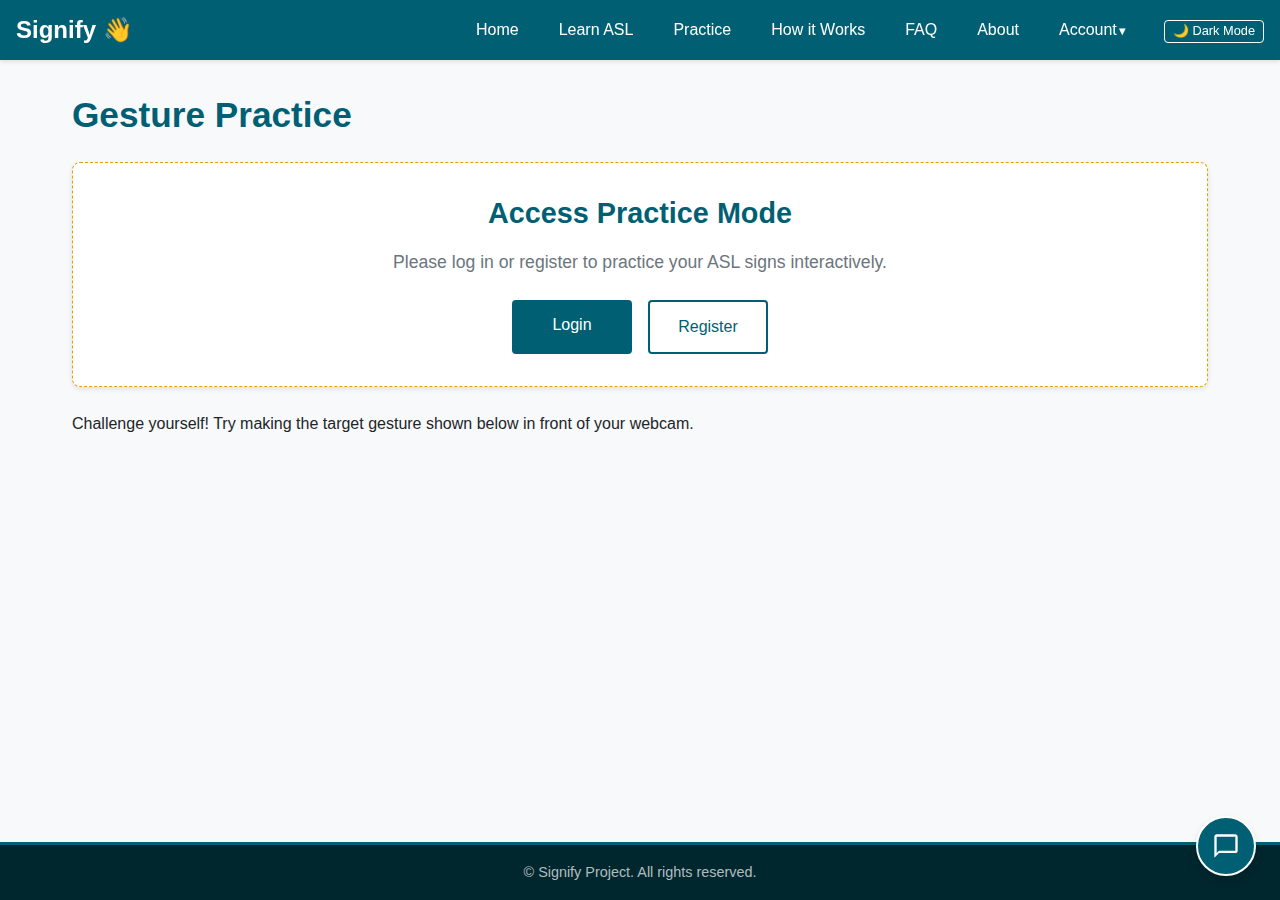
<file: practice.html>
<!DOCTYPE html>
<html lang="en">
<head>
    <meta charset="UTF-8">
    <meta name="viewport" content="width=device-width, initial-scale=1.0">
     <meta name="description" content="Practice your ASL gestures with Signify's interactive practice mode. Get real-time feedback (coming soon).">
    <title>Practice Mode - Signify</title>
    <link rel="stylesheet" href="style.css">
    <link rel="icon" href="data:image/svg+xml,<svg xmlns=%22http://www.w3.org/2000/svg%22 viewBox=%220 0 100 100%22><text y=%22.9em%22 font-size=%2290%22>👋</text></svg>">
</head>
<body>
    <!-- ======= Header ======= -->
    <header>
        <nav class="navbar">
            <div class="nav-logo">
                <a href="index.html">Signify 👋</a>
            </div>
            <ul class="nav-menu">
                <li><a href="index.html" class="nav-link">Home</a></li>
                <li><a href="learn.html" class="nav-link">Learn ASL</a></li>
                <li><a href="practice.html" class="nav-link">Practice</a></li>
                <li><a href="tutorial.html" class="nav-link">How it Works</a></li>
                <li><a href="faq.html" class="nav-link">FAQ</a></li>
                <li><a href="about.html" class="nav-link">About</a></li>
                <!-- Account Dropdown -->
                <li class="dropdown">
                    <a href="#" class="nav-link dropdown-toggle" id="account-dropdown-toggle" aria-haspopup="true" aria-expanded="false">Account</a>
                    <ul class="dropdown-menu" aria-labelledby="account-dropdown-toggle">
                        <li id="login-dropdown-item"><a href="login.html" class="dropdown-item">Login</a></li>
                        <li id="register-dropdown-item"><a href="register.html" class="dropdown-item">Register</a></li>
                        <li id="logout-dropdown-item" style="display: none;"><button id="logout-button" class="nav-button dropdown-item">Logout</button></li>
                    </ul>
                </li>
                 <li> <!-- Dark Mode Toggle Button -->
                    <button id="dark-mode-toggle" class="dark-mode-toggle" aria-pressed="false">🌙 Dark Mode</button>
                </li>
            </ul>
            <button class="nav-toggle" aria-label="Toggle navigation menu" aria-expanded="false">☰</button>
        </nav>
    </header>
    <!-- End Header -->

    <!-- ======= Main Content ======= -->
    <main class="content-wrapper">
        <h1>Gesture Practice</h1>
        <!-- LOGIN PROMPT SECTION (Initially Hidden by auth.js if logged in) -->
         <section id="login-prompt-practice" class="login-prompt-section" style="display: none;">
             <h2>Access Practice Mode</h2>
             <p>Please log in or register to practice your ASL signs interactively.</p>
             <div class="prompt-actions">
                <a href="login.html">Login</a>
                <a href="register.html">Register</a>
             </div>
        </section>
        <p>Challenge yourself! Try making the target gesture shown below in front of your webcam.</p>

        <section id="practice-section" class="page-section" style="display: none;">
             <div class="content-container practice-layout">

                 <!-- Target Gesture & Controls -->
                 <div class="practice-controls">
                    <h3>Target Gesture</h3>
                    <div id="target-gesture-display" class="target-display" aria-live="polite">
                        A <!-- Initial placeholder -->
                    </div>
                    <p id="target-gesture-name" class="subtle-text">(Target: A)</p>
                    <button id="next-gesture-button">Next Gesture</button>
                </div>

                <!-- Webcam Area for Practice -->
                <div class="webcam-area">
                    <h3>Your Practice Feed</h3>
                     <div id="webcam-container">
                        <video id="webcam-feed" autoplay playsinline aria-label="Webcam Feed for Practice"></video>
                        <div id="permission-prompt" class="status-message action-prompt" style="display: none;">
    Grant Camera Permission
    <button type="button">Allow Access</button> <!-- NO inline style -->
</div>
                         <div id="loading-message" class="status-message" style="display: none;">
                             <div class="spinner"></div> Initializing Webcam...
                         </div>
                        <div id="webcam-fallback" class="status-message error-message" style="display: none;">
                             Webcam access issue.
                        </div>
                    </div>
                     <button id="start-cam-button-practice" style="display:none;">Start Practice Camera</button>
                </div>

                 <!-- Feedback Area -->
                <div class="feedback-area">
                     <h3>Feedback</h3>
                     <div id="feedback-container" class="output-container">
                         <p id="practice-feedback" aria-live="polite">Attempt the target gesture...</p>
                     </div>
                </div>

            </div>
             <p class="disclaimer">Note: Real-time feedback requires successful integration of the gesture recognition model.</p>
        </section>
    </main>
    <!-- End Main Content -->

    <!-- ======= Chatbot ======= -->
    <aside class="chatbot-container">
        <button id="chatbot-toggle" aria-label="Toggle Chatbot" aria-expanded="false">
            <svg xmlns="http://www.w3.org/2000/svg" height="24px" viewBox="0 0 24 24" width="24px" fill="currentColor"><path d="M0 0h24v24H0V0z" fill="none"/><path d="M20 2H4c-1.1 0-2 .9-2 2v18l4-4h14c1.1 0 2-.9 2-2V4c0-1.1-.9-2-2-2zm0 14H6l-2 2V4h16v12z"/></svg>
        </button>
        <div id="chatbot-window" class="chatbot-window" role="log" aria-live="polite">
            <div class="chatbot-header">
                <span>Signify Assistant</span>
                <button id="chatbot-close" aria-label="Close Chatbot">&times;</button>
            </div>
            <div id="chatbot-messages" class="chatbot-messages">
                 <div class="message bot-message">Practicing signs? If you get stuck, ask me "What does [gesture name] mean?" or navigate using "Show Learn Page".</div>
            </div>
            <div class="chatbot-input-area">
                <input type="text" id="chatbot-input" placeholder="Ask a question..." aria-label="Chat input">
                <button id="chatbot-send" aria-label="Send message">Send</button>
            </div>
        </div>
    </aside>
    <!-- End Chatbot -->

    <!-- ======= Footer ======= -->
    <footer>
        <p>&copy; <span id="current-year"></span> Signify Project. All rights reserved.</p>
    </footer>
    <!-- End Footer -->

    <!-- ======= Scripts ======= -->
    <script src="auth.js" defer></script>
    <script src="script.js" defer></script>
    <!-- End Scripts -->
</body>
</html
</file>
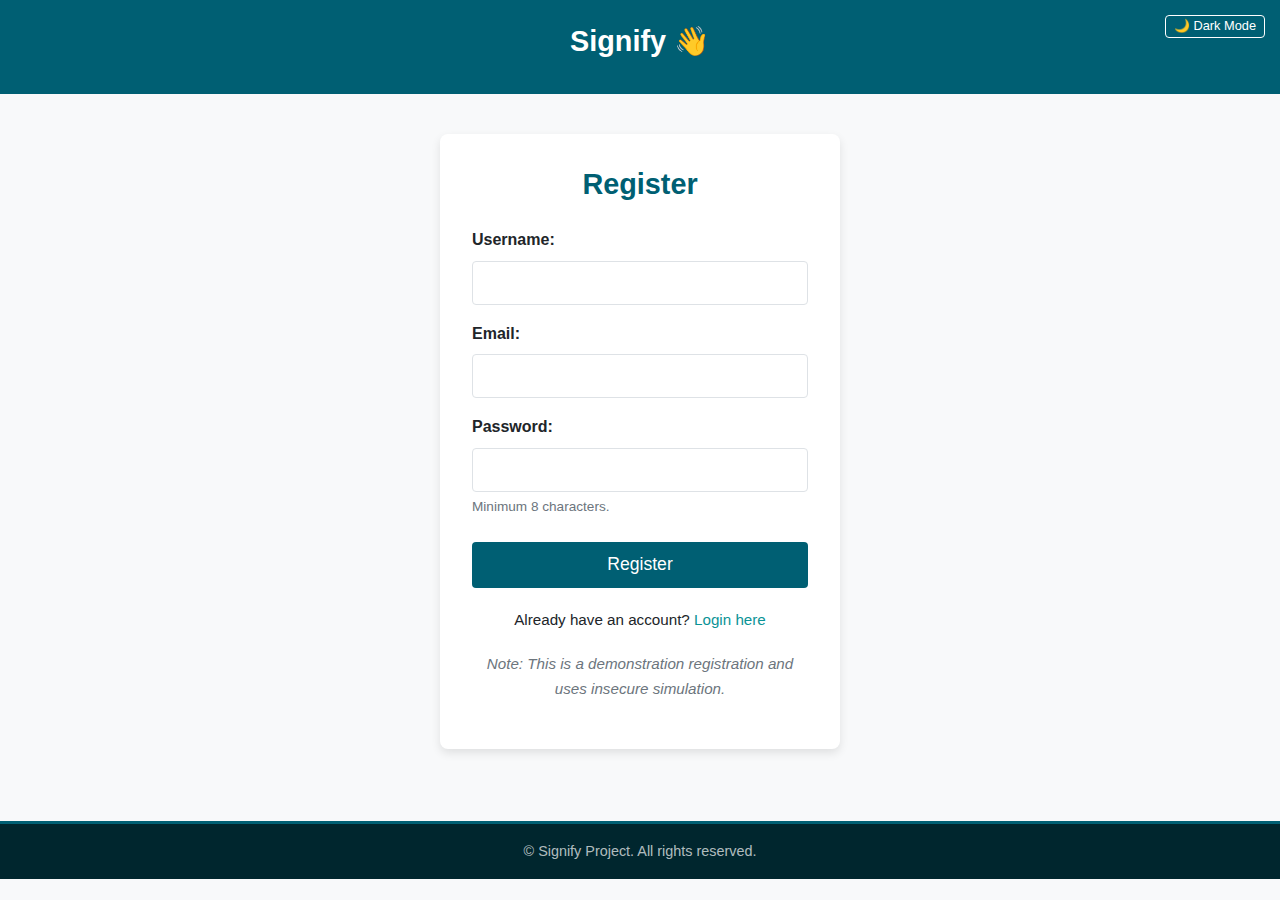
<file: register.html>
<!DOCTYPE html>
<html lang="en">
<head>
    <meta charset="UTF-8">
    <meta name="viewport" content="width=device-width, initial-scale=1.0">
     <meta name="description" content="Register for a Signify account.">
    <title>Register - Signify</title>
    <link rel="stylesheet" href="style.css">
    <link rel="icon" href="data:image/svg+xml,<svg xmlns=%22http://www.w3.org/2000/svg%22 viewBox=%220 0 100 100%22><text y=%22.9em%22 font-size=%2290%22>👋</text></svg>">
</head>
<body class="auth-page">

    <!-- Simplified Auth Header -->
    <header class="auth-header">
         <h1><a href="index.html">Signify 👋</a></h1>
         <!-- Optional: Dark mode toggle also on auth pages -->
         <button id="dark-mode-toggle" class="dark-mode-toggle" aria-pressed="false" style="position: absolute; top: 15px; right: 15px;">🌙 Dark Mode</button>
    </header>
    <!-- End Auth Header -->

    <!-- ======= Main Content ======= -->
    <main class="auth-container">
        <h2>Register</h2>
        <form id="register-form" novalidate>
             <div id="register-error" class="error-message" style="display: none;" role="alert"></div>
             <div id="register-success" class="success-message" style="display: none;" role="alert"></div>
            <div class="form-group">
                <label for="register-username">Username:</label>
                <input type="text" id="register-username" name="username" required aria-required="true" autocomplete="username">
            </div>
            <div class="form-group">
                <label for="register-email">Email:</label>
                <input type="email" id="register-email" name="email" required aria-required="true" autocomplete="email">
            </div>
            <div class="form-group">
                <label for="register-password">Password:</label>
                <input type="password" id="register-password" name="password" required aria-required="true" minlength="8" autocomplete="new-password">
                 <small>Minimum 8 characters.</small>
            </div>
            <button type="submit">Register</button>
        </form>
        <p>Already have an account? <a href="login.html">Login here</a></p>
        <p class="auth-note">Note: This is a demonstration registration and uses insecure simulation.</p>
    </main>
    <!-- End Main Content -->

    <!-- ======= Footer ======= -->
    <footer>
        <p>&copy; <span id="current-year"></span> Signify Project. All rights reserved.</p>
    </footer>
    <!-- End Footer -->

    <!-- ======= Scripts ======= -->
    <script src="auth.js" defer></script>
    <script src="script.js" defer></script>
    <!-- End Scripts -->
</body>
</html>
</file>
<file: style.css>
/* --- Global Styles & Variables --- */
:root {
    /* Light Mode (Default) */
    --primary-color: #005f73; /* Teal */
    --secondary-color: #0a9396; /* Lighter Teal */
    --accent-color: #ee9b00; /* Orange/Yellow */
    --background-color: #f8f9fa;
    --card-background: #ffffff;
    --text-color: #212529;
    --light-text: #ffffff;
    --border-color: #dee2e6;
    --muted-text: #6c757d;
    --shadow-color: rgba(0, 0, 0, 0.1);
    --link-color: var(--secondary-color);
    --link-hover-color: var(--accent-color);
    --error-color: #d9534f; /* Red */
    --success-color: #5cb85c; /* Green */
    --error-bg: #f8d7da;
    --success-bg: #d4edda;
    --error-border: #f5c6cb;
    --success-border: #c3e6cb;
    --error-text: #721c24;
    --success-text: #155724;
    --input-bg: #ffffff;
    --input-border: var(--border-color);
    --chatbot-bg: var(--card-background);
    --chatbot-header-bg: var(--primary-color);
    --chatbot-msg-bg: var(--background-color);
    --chatbot-user-msg-bg: var(--secondary-color);

    --font-family: 'Segoe UI', Tahoma, Geneva, Verdana, sans-serif;
    --spacing-unit: 8px;
}

/* Dark Mode Variables */
body.dark-mode {
    --primary-color: #0a9396; /* Lighter Teal becomes primary */
    --secondary-color: #94d2bd; /* Even Lighter Teal */
    --accent-color: #fca311; /* Slightly brighter Orange */
    --background-color: #1a1a1a; /* Dark background */
    --card-background: #2c2c2c; /* Slightly lighter dark for cards */
    --text-color: #e0e0e0; /* Light text */
    --light-text: #f8f9fa; /* Very light text */
    --border-color: #444444; /* Darker border */
    --muted-text: #aaaaaa; /* Lighter muted text */
    --shadow-color: rgba(255, 255, 255, 0.05); /* Subtle light shadow */
    --link-color: var(--secondary-color);
    --link-hover-color: var(--accent-color);
    --error-color: #f5c6cb; /* Lighter red for dark mode */
    --success-color: #c3e6cb; /* Lighter green */
    --error-bg: #582123; /* Darker red background */
    --success-bg: #1c4a25; /* Darker green background */
    --error-border: #721c24;
    --success-border: #155724;
    --error-text: var(--error-color);
    --success-text: var(--success-color);
    --input-bg: #333333;
    --input-border: #555555;
    --chatbot-bg: #3a3a3a;
    --chatbot-header-bg: var(--primary-color);
    --chatbot-msg-bg: #444444;
    --chatbot-user-msg-bg: var(--secondary-color);
}


* {
    margin: 0;
    padding: 0;
    box-sizing: border-box;
}

html {
    scroll-behavior: smooth; /* Smooth scroll for anchor links where applicable */
    font-size: 16px; /* Base font size */
}

body {
    font-family: var(--font-family);
    background-color: var(--background-color);
    color: var(--text-color);
    line-height: 1.6;
    display: flex;
    flex-direction: column;
    min-height: 100vh;
    padding-top: 60px; /* Default height of fixed navbar */
    transition: background-color 0.3s ease, color 0.3s ease;
}

h1, h2, h3, h4 {
    color: var(--primary-color);
    margin-bottom: calc(var(--spacing-unit) * 2);
    line-height: 1.3;
}
h1 { font-size: 2.2rem; }
h2 { font-size: 1.8rem; }
h3 { font-size: 1.4rem; }
h4 { font-size: 1.1rem; margin-bottom: var(--spacing-unit); }

p {
    margin-bottom: calc(var(--spacing-unit) * 2);
}

a {
    color: var(--link-color);
    text-decoration: none;
    transition: color 0.2s ease;
}

a:hover, a:focus {
    color: var(--link-hover-color);
    text-decoration: underline;
}

button, .nav-button, .dark-mode-toggle {
    cursor: pointer;
    padding: calc(var(--spacing-unit) * 1.5) calc(var(--spacing-unit) * 3);
    border: none;
    border-radius: 4px;
    background-color: var(--secondary-color);
    color: var(--light-text);
    font-size: 1rem;
    transition: background-color 0.2s ease, outline 0.2s ease;
    font-family: inherit;
    display: inline-block;
    text-align: center;
    line-height: 1; /* Ensure text aligns vertically */
}

.nav-button { /* Style button in nav like a link */
    background: none;
    padding: calc(var(--spacing-unit) * 1) calc(var(--spacing-unit) * 1.5);
    font-size: inherit; /* Match nav link font size */
    color: var(--light-text);
}

button:hover, button:focus,
.nav-button:hover, .nav-button:focus,
.dark-mode-toggle:hover, .dark-mode-toggle:focus {
    background-color: var(--primary-color);
    outline: 2px solid var(--accent-color);
    outline-offset: 2px;
}

.nav-button:hover, .nav-button:focus {
    background-color: var(--secondary-color);
    color: var(--light-text);
    text-decoration: none;
    outline-offset: 1px;
}

/* Dark Mode Toggle specific styling */
.dark-mode-toggle {
    background: none;
    border: 1px solid var(--light-text); /* Visible border */
    color: var(--light-text);
    padding: calc(var(--spacing-unit) * 0.5) var(--spacing-unit);
    font-size: 0.8rem; /* Smaller text */
    margin-left: var(--spacing-unit);
}
.dark-mode-toggle:hover, .dark-mode-toggle:focus {
    background-color: var(--secondary-color);
    color: var(--light-text);
    outline-offset: 1px;
}


/* --- Navbar --- */
.navbar {
    background-color: var(--primary-color);
    color: var(--light-text);
    padding: 0 calc(var(--spacing-unit) * 2);
    position: fixed;
    top: 0;
    left: 0;
    width: 100%;
    z-index: 1000;
    display: flex;
    justify-content: space-between;
    align-items: center;
    height: 60px;
    box-shadow: 0 2px 4px var(--shadow-color);
    transition: background-color 0.3s ease;
}

.nav-logo a {
    color: var(--light-text);
    font-size: 1.5rem;
    font-weight: bold;
    text-decoration: none;
}
.nav-logo a:hover, .nav-logo a:focus {
    color: var(--accent-color);
    text-decoration: none;
}

.nav-menu {
    list-style: none;
    display: flex;
    align-items: center; /* Align items vertically */
}

.nav-menu > li { /* Direct children for top-level items */
    margin-left: calc(var(--spacing-unit) * 1);
    position: relative; /* Needed for dropdown positioning */
}

.nav-menu .nav-link, .nav-menu .nav-button {
    color: var(--light-text);
    padding: calc(var(--spacing-unit) * 1) calc(var(--spacing-unit) * 1.5);
    border-radius: 4px;
    transition: background-color 0.2s ease, color 0.2s ease;
    display: block;
}

.nav-menu .nav-link:hover,
.nav-menu .nav-link:focus,
.nav-menu .nav-link.active {
    background-color: var(--secondary-color);
    color: var(--light-text);
    text-decoration: none;
    font-weight: bold;
}
.nav-menu .nav-link[aria-current="page"] {
    font-weight: bold;
    box-shadow: inset 0 -2px 0 var(--accent-color); /* Underline effect */
}

.nav-toggle {
    display: none;
    background: none;
    border: none;
    color: var(--light-text);
    font-size: 1.8rem;
    cursor: pointer;
}

/* --- Dropdown Menu Styles --- */
.dropdown .dropdown-toggle {
    cursor: pointer; /* Indicate it's clickable/hoverable */
     display: flex;
     align-items: center;
     gap: calc(var(--spacing-unit) * 0.5);
}
.dropdown .dropdown-toggle::after { /* Simple caret */
    content: ' ▼';
    font-size: 0.7em;
    display: inline-block;
    transition: transform 0.2s ease-in-out;
}
.dropdown:hover .dropdown-toggle::after,
.dropdown:focus-within .dropdown-toggle::after {
    transform: rotate(180deg);
}


.dropdown-menu {
    display: none; /* Hidden by default */
    position: absolute;
    top: 100%; /* Position below the toggle */
    right: 0; /* Align to the right edge of the parent li */
    min-width: 160px;
    background-color: var(--card-background); /* Use card background */
    list-style: none;
    padding: var(--spacing-unit) 0;
    margin-top: 2px; /* Small gap */
    border-radius: 4px;
    box-shadow: 0 3px 8px var(--shadow-color);
    z-index: 1001; /* Above other nav items */
    border: 1px solid var(--border-color);
    transition: background-color 0.3s ease;
}

/* Show dropdown on hover/focus */
.dropdown:hover .dropdown-menu,
.dropdown:focus-within .dropdown-menu {
    display: block;
}

.dropdown-menu li {
    margin: 0;
    width: 100%;
}
.dropdown-menu .dropdown-item,
.dropdown-menu .nav-button { /* Style dropdown items */
    display: block;
    padding: calc(var(--spacing-unit) * 1) calc(var(--spacing-unit) * 2);
    color: var(--text-color); /* Use main text color */
    white-space: nowrap;
    background: none; /* Override nav-button background */
    text-align: left;
     width: 100%;
     border-radius: 0;
     font-size: 0.95rem;
}
.dropdown-menu .nav-button {
    padding: calc(var(--spacing-unit) * 1) calc(var(--spacing-unit) * 2); /* Consistent padding */
}

.dropdown-menu .dropdown-item:hover,
.dropdown-menu .dropdown-item:focus,
.dropdown-menu .nav-button:hover,
.dropdown-menu .nav-button:focus {
    background-color: var(--background-color); /* Use page background for hover */
    color: var(--primary-color);
    text-decoration: none;
    outline: none; /* Remove focus outline inside dropdown */
}
.dropdown-menu .dropdown-separator {
    height: 1px;
    background-color: var(--border-color);
    margin: var(--spacing-unit) 0;
}


/* --- General Page Layout --- */
.content-wrapper {
    flex: 1;
    padding: calc(var(--spacing-unit) * 3);
    max-width: 1200px;
    margin: 0 auto;
    width: 100%;
}

.page-section {
    padding: calc(var(--spacing-unit) * 3);
    border-radius: 8px;
    background-color: var(--card-background);
    box-shadow: 0 2px 5px var(--shadow-color);
    margin-bottom: calc(var(--spacing-unit) * 3);
    transition: background-color 0.3s ease;
}
.page-section h2, .page-section h3 {
    margin-top: 0;
    border-bottom: 2px solid var(--secondary-color);
    padding-bottom: var(--spacing-unit);
}

.hero-section {
    text-align: center;
    padding: calc(var(--spacing-unit) * 4) calc(var(--spacing-unit) * 2);
    margin-bottom: calc(var(--spacing-unit) * 3);
    background-color: var(--card-background);
    border-radius: 8px;
    box-shadow: 0 2px 5px var(--shadow-color);
    transition: background-color 0.3s ease;
}

/* --- Home/Practice Webcam & Output Specifics --- */
.content-container {
    display: flex;
    flex-wrap: wrap;
    gap: calc(var(--spacing-unit) * 4);
}

.webcam-area, .output-area, .feedback-area {
    flex: 1;
    min-width: 300px;
    background-color: var(--card-background);
    padding: calc(var(--spacing-unit) * 2);
    border-radius: 8px;
    border: 1px solid var(--border-color);
    transition: background-color 0.3s ease, border-color 0.3s ease;
}

.webcam-area h3, .output-area h3, .feedback-area h3 {
    margin-bottom: calc(var(--spacing-unit) * 2);
    border-bottom: 2px solid var(--primary-color);
    padding-bottom: var(--spacing-unit);
    margin-top: 0;
}

#webcam-container {
    position: relative;
    width: 100%;
    aspect-ratio: 4 / 3;
    background-color: #333; /* Keep dark bg for contrast */
    border-radius: 4px;
    overflow: hidden;
    margin-bottom: var(--spacing-unit) * 2;
}

#webcam-feed {
    display: block;
    width: 100%;
    height: 100%;
    object-fit: cover;
    transform: scaleX(-1);
}

.status-message {
    position: absolute;
    top: 0;
    left: 0;
    width: 100%;
    color: var(--light-text); /* Use light text even in light mode for contrast */
    background-color: rgba(0, 0, 0, 0.75);
    padding: calc(var(--spacing-unit) * 1.5);
    border-radius: 0;
    text-align: center;
    z-index: 10;
    display: flex;
    align-items: center;
    justify-content: center;
    gap: var(--spacing-unit);
    font-size: 0.95rem;
}

.status-message.error-message {
    background-color: rgba(217, 83, 79, 0.85);
}
.status-message.action-prompt {
     background-color: rgba(238, 155, 0, 0.85);
     color: var(--text-color); /* Use text color for better contrast on yellow */
}
body.dark-mode .status-message.action-prompt {
    color: #000; /* Force black text on yellow in dark mode */
}

.spinner {
    border: 4px solid rgba(255, 255, 255, 0.3);
    border-radius: 50%;
    border-top: 4px solid var(--light-text);
    width: 20px;
    height: 20px;
    animation: spin 1s linear infinite;
}

@keyframes spin {
    0% { transform: rotate(0deg); }
    100% { transform: rotate(360deg); }
}

#start-cam-button, #start-cam-button-practice {
    display: block;
    margin: 0 auto;
}

#output-container, #feedback-container {
    background-color: var(--background-color); /* Use main bg for contrast */
    border: 1px solid var(--border-color);
    padding: calc(var(--spacing-unit) * 2);
    border-radius: 4px;
    min-height: 100px;
    margin-bottom: calc(var(--spacing-unit) * 2);
    transition: background-color 0.3s ease, border-color 0.3s ease;
}

#gesture-output, #practice-feedback {
    font-size: 1.5rem;
    font-weight: bold;
    color: var(--primary-color);
    min-height: 2.5rem;
    margin-bottom: var(--spacing-unit);
    word-wrap: break-word;
}

.subtle-text {
    font-size: 0.9rem;
    color: var(--muted-text);
    font-style: italic;
    margin-bottom: 0;
}

.demo-buttons {
    margin-top: var(--spacing-unit);
    display: flex;
    gap: var(--spacing-unit);
    flex-wrap: wrap;
}
.demo-buttons button {
    background-color: var(--accent-color);
    flex-grow: 1;
}
.demo-buttons button:hover, .demo-buttons button:focus {
     background-color: color-mix(in srgb, var(--accent-color), black 15%); /* Darker accent */
}

/* --- Learn ASL Section --- */
.asl-guide ul {
     list-style: none;
     padding-left: 0;
}
.asl-guide .alphabet-grid {
    display: grid;
    grid-template-columns: repeat(auto-fill, minmax(80px, 1fr));
    gap: var(--spacing-unit);
    margin-top: var(--spacing-unit);
    padding: var(--spacing-unit);
    background-color: var(--background-color); /* Match page bg */
    border-radius: 4px;
    transition: background-color 0.3s ease;
}

.asl-guide span, .asl-guide li {
    background-color: var(--card-background); /* Match card bg */
    padding: calc(var(--spacing-unit) * 1.5);
    border: 1px solid var(--border-color);
    border-radius: 4px;
    text-align: center;
    font-weight: bold;
     min-height: 60px;
     display: flex;
     align-items: center;
     justify-content: center;
     flex-direction: column;
     transition: background-color 0.3s ease, border-color 0.3s ease;
}
.asl-guide li { margin-bottom: var(--spacing-unit); }

/* --- Auth Page Specific Styles --- */
.auth-page {
     padding-top: 0;
     background-color: var(--background-color);
}
.auth-page body { /* Needs to override body selector */
     padding-top: 0 !important; /* Force no top padding */
}

.auth-header {
    background-color: var(--primary-color);
    padding: calc(var(--spacing-unit)*2);
    text-align: center;
    transition: background-color 0.3s ease;
}
.auth-header h1 a {
    color: var(--light-text);
    text-decoration: none;
    font-size: 1.8rem;
}
.auth-header h1 a:hover, .auth-header h1 a:focus {
     color: var(--accent-color);
     text-decoration: none;
}

.auth-container {
    max-width: 400px;
    margin: calc(var(--spacing-unit) * 5) auto;
    padding: calc(var(--spacing-unit) * 4);
    background-color: var(--card-background);
    border-radius: 8px;
    box-shadow: 0 4px 10px var(--shadow-color);
    transition: background-color 0.3s ease, box-shadow 0.3s ease;
}

.auth-container h2 {
    text-align: center;
    color: var(--primary-color);
    margin-bottom: calc(var(--spacing-unit) * 3);
     border-bottom: none;
     padding-bottom: 0;
}

.form-group {
    margin-bottom: calc(var(--spacing-unit) * 2);
}

.form-group label {
    display: block;
    margin-bottom: var(--spacing-unit);
    font-weight: bold;
    color: var(--text-color);
}

.form-group input[type="email"],
.form-group input[type="password"],
.form-group input[type="text"] {
    width: 100%;
    padding: calc(var(--spacing-unit) * 1.5);
    border: 1px solid var(--input-border);
    background-color: var(--input-bg);
    color: var(--text-color);
    border-radius: 4px;
    font-size: 1rem;
    transition: background-color 0.3s ease, border-color 0.3s ease, color 0.3s ease, box-shadow 0.2s ease;
}
.form-group input:focus {
     border-color: var(--primary-color);
     box-shadow: 0 0 0 3px color-mix(in srgb, var(--primary-color), transparent 80%);
     outline: none;
}
.form-group small {
    font-size: 0.85rem;
    color: var(--muted-text);
    display: block;
    margin-top: calc(var(--spacing-unit) * 0.5);
}

.auth-container button[type="submit"] {
    width: 100%;
    padding: calc(var(--spacing-unit) * 1.8);
    font-size: 1.1rem;
    margin-top: var(--spacing-unit);
     background-color: var(--primary-color);
}
.auth-container button[type="submit"]:hover,
.auth-container button[type="submit"]:focus {
     background-color: var(--secondary-color);
}

.auth-container p {
    text-align: center;
    margin-top: calc(var(--spacing-unit) * 2.5);
    font-size: 0.95rem;
}
.auth-note {
    font-style: italic;
    color: var(--muted-text);
    font-size: 0.9rem;
    margin-top: calc(var(--spacing-unit) * 3);
    text-align: center;
}

/* --- Error/Success Messages --- */
.error-message, .success-message {
    border: 1px solid;
    padding: calc(var(--spacing-unit) * 1.5);
    border-radius: 4px;
    margin-bottom: calc(var(--spacing-unit) * 2);
    font-size: 0.95rem;
    text-align: left;
    transition: background-color 0.3s ease, border-color 0.3s ease, color 0.3s ease;
}
.error-message {
    color: var(--error-text);
    background-color: var(--error-bg);
    border-color: var(--error-border);
}
.success-message {
    color: var(--success-text);
    background-color: var(--success-bg);
    border-color: var(--success-border);
}

/* --- Practice Mode --- */
.practice-layout {
    display: grid;
    grid-template-columns: 1fr;
    gap: calc(var(--spacing-unit) * 3);
    align-items: start;
}

.practice-controls {
    text-align: center;
    background-color: var(--card-background);
    padding: calc(var(--spacing-unit) * 2);
    border-radius: 8px;
     border: 1px solid var(--border-color);
     transition: background-color 0.3s ease, border-color 0.3s ease;
}
.practice-controls h3 { margin-bottom: var(--spacing-unit); }
.target-display {
    font-size: 4rem;
    font-weight: bold;
    color: var(--primary-color);
    background-color: var(--background-color); /* Match page bg */
    padding: calc(var(--spacing-unit) * 2);
    border-radius: 4px;
    margin: var(--spacing-unit) auto;
    min-height: 120px;
    min-width: 120px;
    max-width: 150px;
    display: flex;
    align-items: center;
    justify-content: center;
    border: 1px solid var(--border-color);
    transition: background-color 0.3s ease, border-color 0.3s ease, color 0.3s ease;
}

#next-gesture-button {
    margin-top: calc(var(--spacing-unit) * 2);
}

.feedback-area #practice-feedback {
     min-height: 50px;
}

.disclaimer {
    font-size: 0.9rem;
    font-style: italic;
    color: var(--muted-text);
    background-color: var(--background-color); /* Match page bg */
    padding: var(--spacing-unit);
    border-radius: 4px;
    text-align: center;
    margin-top: var(--spacing-unit) * 2;
    transition: background-color 0.3s ease, color 0.3s ease;
}

/* --- Tutorial / FAQ Page --- */
.tutorial-steps ol, .tutorial-steps ul,
.faq-list {
    padding-left: 0;
    list-style-position: inside;
}
.tutorial-steps ol { margin-left: calc(var(--spacing-unit) * 3); list-style: decimal;}
.tutorial-steps ul { margin-left: calc(var(--spacing-unit) * 3); list-style: disc; }

.tutorial-steps li {
    margin-bottom: calc(var(--spacing-unit) * 2.5);
}
.tutorial-steps li strong { color: var(--primary-color); }

.tutorial-visual {
    margin-top: var(--spacing-unit);
    padding: calc(var(--spacing-unit) * 2);
    background-color: var(--background-color); /* Match page bg */
    border: 1px dashed var(--border-color);
    border-radius: 4px;
    font-style: italic;
    color: var(--muted-text);
    text-align: center;
    min-height: 80px;
    display: flex;
    align-items: center;
    justify-content: center;
    transition: background-color 0.3s ease, border-color 0.3s ease, color 0.3s ease;
}

.faq-list details {
    background-color: var(--card-background);
    border: 1px solid var(--border-color);
    border-radius: 4px;
    margin-bottom: var(--spacing-unit);
    overflow: hidden;
    transition: background-color 0.3s ease, border-color 0.3s ease;
}
.faq-list summary {
    padding: calc(var(--spacing-unit) * 1.5) calc(var(--spacing-unit) * 2);
    font-weight: bold;
    cursor: pointer;
    color: var(--primary-color);
    list-style: none;
    position: relative;
    background-color: var(--background-color); /* Lighter bg for summary */
    transition: background-color 0.2s ease;
}
.faq-list summary:hover, .faq-list summary:focus {
    background-color: color-mix(in srgb, var(--background-color), black 5%);
}
body.dark-mode .faq-list summary:hover,
body.dark-mode .faq-list summary:focus {
    background-color: color-mix(in srgb, var(--background-color), white 5%);
}

.faq-list summary::marker,
.faq-list summary::-webkit-details-marker {
  display: none;
}

.faq-list summary::after {
    content: '+';
    position: absolute;
    right: calc(var(--spacing-unit) * 2);
    font-size: 1.4rem;
    font-weight: normal;
    transition: transform 0.2s ease-in-out;
     color: var(--secondary-color);
}
.faq-list details[open] summary::after {
    content: '−';
     transform: rotate(180deg);
}
.faq-list details[open] summary {
    background-color: color-mix(in srgb, var(--background-color), black 5%);
     border-bottom: 1px solid var(--border-color);
}
body.dark-mode .faq-list details[open] summary {
     background-color: color-mix(in srgb, var(--background-color), white 5%);
}
.faq-list details p {
    padding: calc(var(--spacing-unit) * 2);
    margin-bottom: 0;
    background-color: var(--card-background); /* Ensure content area matches card */
    border-top: none;
    transition: background-color 0.3s ease;
}

/* --- Chatbot --- */
.chatbot-container {
    position: fixed;
    bottom: calc(var(--spacing-unit) * 3);
    right: calc(var(--spacing-unit) * 3);
    z-index: 1001;
}

#chatbot-toggle {
    background-color: var(--primary-color);
    color: var(--light-text);
    border-radius: 50%;
    width: 60px;
    height: 60px;
    padding: 0;
    display: flex;
    justify-content: center;
    align-items: center;
    box-shadow: 0 4px 8px var(--shadow-color);
    border: 2px solid var(--light-text);
    transition: background-color 0.3s ease, box-shadow 0.3s ease;
}
#chatbot-toggle svg {
    width: 28px;
    height: 28px;
    transition: transform 0.3s ease;
}
#chatbot-toggle[aria-expanded="true"] svg {
    transform: rotate(180deg);
}

#chatbot-toggle:hover, #chatbot-toggle:focus {
    background-color: var(--secondary-color);
}

.chatbot-window {
    position: absolute;
    bottom: calc(100% + var(--spacing-unit));
    right: 0;
    width: 320px;
    max-height: 450px;
    background-color: var(--chatbot-bg);
    border-radius: 8px;
    box-shadow: 0 5px 15px var(--shadow-color);
    display: flex;
    flex-direction: column;
    overflow: hidden;
    visibility: hidden;
    opacity: 0;
    transform: translateY(10px);
    transition: opacity 0.3s ease, transform 0.3s ease, visibility 0.3s ease, background-color 0.3s ease, box-shadow 0.3s ease;
    border: 1px solid var(--border-color);
}

.chatbot-window.active {
    opacity: 1;
    transform: translateY(0);
    visibility: visible;
}

.chatbot-header {
    background-color: var(--chatbot-header-bg);
    color: var(--light-text);
    padding: var(--spacing-unit) calc(var(--spacing-unit) * 2);
    font-weight: bold;
    display: flex;
    justify-content: space-between;
    align-items: center;
    flex-shrink: 0;
    transition: background-color 0.3s ease;
}

#chatbot-close {
    background: none;
    border: none;
    color: var(--light-text);
    font-size: 1.5rem;
    line-height: 1;
    padding: 0 var(--spacing-unit);
    opacity: 0.8;
}
#chatbot-close:hover, #chatbot-close:focus {
    opacity: 1;
    background: none;
    outline: none;
    color: var(--accent-color);
}

.chatbot-messages {
    flex-grow: 1;
    padding: calc(var(--spacing-unit) * 2);
    overflow-y: auto;
    background-color: var(--chatbot-msg-bg);
    overscroll-behavior: contain;
    display: flex;
    flex-direction: column;
    transition: background-color 0.3s ease;
}

.message {
    margin-bottom: var(--spacing-unit);
    padding: var(--spacing-unit) calc(var(--spacing-unit) * 1.5);
    border-radius: 18px;
    max-width: 85%;
    word-wrap: break-word;
    line-height: 1.4;
    transition: background-color 0.3s ease, color 0.3s ease;
}

.bot-message {
    background-color: var(--card-background); /* Use card bg for bot messages */
    color: var(--text-color);
    border-bottom-left-radius: 4px;
    align-self: flex-start;
    margin-right: auto;
}

.user-message {
    background-color: var(--chatbot-user-msg-bg);
    color: var(--light-text);
    border-bottom-right-radius: 4px;
    align-self: flex-end;
    margin-left: auto;
}

.chatbot-input-area {
    display: flex;
    border-top: 1px solid var(--border-color);
    padding: var(--spacing-unit);
    background-color: var(--chatbot-bg); /* Match window background */
     flex-shrink: 0;
     transition: background-color 0.3s ease, border-color 0.3s ease;
}

#chatbot-input {
    flex-grow: 1;
    padding: calc(var(--spacing-unit) * 1.2);
    border: 1px solid var(--input-border);
    background-color: var(--input-bg);
    color: var(--text-color);
    border-radius: 20px 0 0 20px;
    font-size: 0.95rem;
    outline: none;
     margin-right: -1px;
     transition: background-color 0.3s ease, border-color 0.3s ease, color 0.3s ease, box-shadow 0.2s ease;
}
#chatbot-input:focus {
    border-color: var(--primary-color);
    box-shadow: 0 0 0 2px color-mix(in srgb, var(--primary-color), transparent 80%);
    z-index: 1;
}

#chatbot-send {
    border-radius: 0 20px 20px 0;
    padding: 0 calc(var(--spacing-unit) * 2);
    font-size: 0.95rem;
    background-color: var(--primary-color);
    flex-shrink: 0;
}
#chatbot-send:hover, #chatbot-send:focus {
    background-color: var(--secondary-color);
}

/* --- Footer --- */
footer {
    text-align: center;
    padding: calc(var(--spacing-unit) * 2);
    margin-top: calc(var(--spacing-unit) * 4);
    background-color: color-mix(in srgb, var(--primary-color), black 60%); /* Darker based on primary */
    color: color-mix(in srgb, var(--light-text), transparent 30%); /* Muted light text */
    font-size: 0.9rem;
    border-top: 3px solid var(--primary-color);
    transition: background-color 0.3s ease, border-color 0.3s ease, color 0.3s ease;
}
footer p { margin-bottom: 0; }

/* --- Accessibility --- */
/* Consistent Focus styles */
a:focus, button:focus, input:focus, textarea:focus, select:focus, summary:focus, [tabindex]:focus {
    outline: 3px solid var(--accent-color);
    outline-offset: 2px;
    box-shadow: 0 0 0 3px color-mix(in srgb, var(--accent-color), transparent 60%);
}
/* Special focus for dark mode toggle */
.dark-mode-toggle:focus {
    outline: 2px solid var(--accent-color);
    outline-offset: 1px;
    box-shadow: none; /* Override general focus shadow */
}
/* Navbar focus should be visible */
.nav-link:focus, .nav-button:focus {
     color: var(--text-color);
     background-color: var(--accent-color);
}
/* Remove focus styles within dropdowns as they are visually distinct */
.dropdown-menu a:focus, .dropdown-menu button:focus {
    outline: none;
    box-shadow: none;
}

/* --- Responsive Design (Mobile First Refinements) --- */

/* Mobile (< 768px) - Default styles apply */
.nav-toggle {
    display: block;
}
.nav-menu {
    display: none;
    position: absolute;
    top: 60px;
    left: 0;
    background-color: var(--primary-color);
    width: 100%;
    flex-direction: column;
    align-items: stretch; /* Stretch items */
    padding: var(--spacing-unit) 0;
    box-shadow: 0 4px 8px var(--shadow-color);
    border-top: 1px solid var(--secondary-color);
    transition: background-color 0.3s ease, box-shadow 0.3s ease;
}
.nav-menu.active {
    display: flex;
}
.nav-menu > li {
    margin: 0;
    width: 100%;
    text-align: left;
}
/* Ensure dropdowns also work on mobile */
.dropdown-menu {
    position: static; /* Change positioning for mobile */
    display: none; /* Still hide by default */
    box-shadow: none;
    border: none;
    border-top: 1px dashed var(--secondary-color);
    margin-top: 0;
    padding-left: var(--spacing-unit); /* Indent items */
    background-color: transparent; /* Blend with main mobile menu */
}
.dropdown:hover .dropdown-menu, /* Remove hover trigger for mobile */
.dropdown:focus-within .dropdown-menu { /* Keep focus-within */
    display: block;
}
/* If using JS click toggle: */
/* .dropdown.active .dropdown-menu { display: block; } */

.dropdown .dropdown-toggle::after {
    position: absolute; /* Position caret absolutely for alignment */
    right: calc(var(--spacing-unit) * 3);
    top: 50%;
    transform: translateY(-50%);
}
.dropdown:hover .dropdown-toggle::after,
.dropdown:focus-within .dropdown-toggle::after {
     transform: translateY(-50%) rotate(0deg); /* No rotate on mobile hover */
}
/* If using JS click toggle: */
/* .dropdown.active .dropdown-toggle::after { transform: translateY(-50%) rotate(180deg); } */

.dropdown-menu .dropdown-item,
.dropdown-menu .nav-button {
    color: var(--light-text); /* White text for items on mobile */
    padding-left: calc(var(--spacing-unit) * 4); /* Deeper indent */
}
.dropdown-menu .dropdown-item:hover,
.dropdown-menu .dropdown-item:focus,
.dropdown-menu .nav-button:hover,
.dropdown-menu .nav-button:focus {
    background-color: var(--secondary-color); /* Hover color */
}


.nav-menu .nav-link, .nav-menu .nav-button {
    display: block;
    padding: calc(var(--spacing-unit) * 1.5) calc(var(--spacing-unit) * 3);
    border-bottom: 1px solid var(--secondary-color);
    border-radius: 0;
}
.nav-menu li:last-child .nav-link,
.nav-menu li:last-child .nav-button {
    border-bottom: none;
}
.nav-menu .nav-link:hover, .nav-menu .nav-link:focus,
.nav-menu .nav-button:hover, .nav-menu .nav-button:focus {
    background-color: var(--secondary-color);
    color: var(--light-text);
}
.nav-menu .nav-link.active {
     font-weight: bold;
     background-color: var(--secondary-color);
}
.dark-mode-toggle {
    margin: var(--spacing-unit) auto; /* Center toggle on mobile menu */
    display: block; /* Ensure it takes block space */
     width: fit-content;
}


/* Medium screens and up (Tablets >= 768px) */
@media (min-width: 768px) {
    .nav-toggle {
        display: none;
    }
    .nav-menu {
        display: flex;
        position: static;
        flex-direction: row;
        align-items: center; /* Re-align items */
        width: auto;
        background-color: transparent;
        box-shadow: none;
        padding: 0;
        border-top: none;
    }
    .nav-menu > li {
        margin-left: calc(var(--spacing-unit) * 1);
        width: auto;
    }
    .nav-menu .nav-link, .nav-menu .nav-button {
        display: inline-block;
        padding: calc(var(--spacing-unit) * 1) calc(var(--spacing-unit) * 1.5);
        border-bottom: none;
         border-radius: 4px;
    }
    .nav-menu .nav-button {
        padding: calc(var(--spacing-unit) * 0.8) calc(var(--spacing-unit) * 1.5);
    }
    .dark-mode-toggle {
        margin: 0 0 0 var(--spacing-unit); /* Align right on desktop */
         display: inline-block;
         width: auto;
    }
    /* Restore desktop dropdown styles */
    .dropdown .dropdown-toggle::after {
        position: static;
        transform: none;
    }
     .dropdown:hover .dropdown-toggle::after,
     .dropdown:focus-within .dropdown-toggle::after {
        transform: rotate(180deg);
     }

    .dropdown-menu {
        display: none; /* Hide again */
        position: absolute;
        background-color: var(--card-background);
        padding: var(--spacing-unit) 0;
        margin-top: 2px;
        border-radius: 4px;
        box-shadow: 0 3px 8px var(--shadow-color);
        border: 1px solid var(--border-color);
        padding-left: 0; /* Reset indent */
    }
     .dropdown:hover .dropdown-menu,
     .dropdown:focus-within .dropdown-menu {
        display: block;
     }
    .dropdown-menu .dropdown-item,
    .dropdown-menu .nav-button {
        color: var(--text-color); /* Restore text color */
        padding: calc(var(--spacing-unit) * 1) calc(var(--spacing-unit) * 2); /* Restore padding */
    }
     .dropdown-menu .dropdown-item:hover,
     .dropdown-menu .dropdown-item:focus,
     .dropdown-menu .nav-button:hover,
     .dropdown-menu .nav-button:focus {
        background-color: var(--background-color);
     }


    .content-container {
         gap: calc(var(--spacing-unit) * 3);
    }
    .practice-layout {
        grid-template-columns: 1fr 1fr;
        grid-template-areas:
            "controls webcam"
            "feedback webcam";
    }
    .practice-controls { grid-area: controls; }
    .webcam-area { grid-area: webcam; }
    .feedback-area { grid-area: feedback; }

    .chatbot-window {
        width: 350px;
    }
}

/* Large screens (Desktops >= 992px) */
@media (min-width: 992px) {
    .content-wrapper {
        padding: calc(var(--spacing-unit) * 4);
    }
     .content-container {
        flex-wrap: nowrap;
    }
    .webcam-area { flex-basis: 55%; }
    .output-area { flex-basis: 45%; }

     .practice-layout {
        grid-template-columns: 220px 1fr 280px;
        grid-template-areas: "controls webcam feedback";
         gap: calc(var(--spacing-unit) * 4);
    }
}

/* Extra Large screens (Desktops >= 1200px) */
@media (min-width: 1200px) {
     .nav-menu > li {
         margin-left: calc(var(--spacing-unit) * 2);
     }
}

/* Reduced Motion Preference */
@media (prefers-reduced-motion: reduce) {
  html {
    scroll-behavior: auto;
  }
  *, *::before, *::after {
    animation-duration: 0.01ms !important;
    animation-iteration-count: 1 !important;
    transition-duration: 0.01ms !important;
    scroll-behavior: auto !important;
  }
  .spinner {
    animation: none;
    border-width: 2px;
  }
   .faq-list summary::after {
        transition: none;
        transform: none !important;
   }
   .faq-list details[open] summary::after {
       content: '−';
   }
   #chatbot-toggle svg {
        transition: none;
        transform: none !important;
   }
    .dropdown .dropdown-toggle::after {
         transition: none;
         transform: none !important;
    }
     .dropdown:hover .dropdown-toggle::after,
     .dropdown:focus-within .dropdown-toggle::after {
        content: ' ▼'; /* Static caret */
     }
    body.dark-mode .dropdown:hover .dropdown-toggle::after,
    body.dark-mode .dropdown:focus-within .dropdown-toggle::after {
        content: ' ▼'; /* Static caret */
     }

     /* Ensure caret flips instantly if JS is used for active state */
     /* .dropdown.active .dropdown-toggle::after { transform: rotate(180deg) !important; } */
}
/* --- Login Prompt Sections --- */
.login-prompt-section {
    padding: calc(var(--spacing-unit) * 4);
    margin: calc(var(--spacing-unit) * 3) 0; /* Match section margins */
    background-color: var(--card-background);
    border-radius: 8px;
    box-shadow: 0 2px 5px var(--shadow-color);
    text-align: center;
    border: 1px dashed var(--accent-color); /* Dashed border to stand out */
    transition: background-color 0.3s ease, border-color 0.3s ease, box-shadow 0.3s ease;
}

.login-prompt-section h2 {
    color: var(--primary-color);
    margin-bottom: calc(var(--spacing-unit) * 2);
    border-bottom: none; /* No underline for this heading */
}

.login-prompt-section p {
    margin-bottom: calc(var(--spacing-unit) * 3);
    font-size: 1.1rem;
    color: var(--muted-text);
}

.login-prompt-section .prompt-actions {
    display: flex;
    justify-content: center;
    gap: calc(var(--spacing-unit) * 2);
    flex-wrap: wrap;
}

.login-prompt-section .prompt-actions a {
    padding: calc(var(--spacing-unit) * 1.5) calc(var(--spacing-unit) * 3);
    border-radius: 4px;
    background-color: var(--primary-color);
    color: var(--light-text);
    font-size: 1rem;
    text-decoration: none;
    transition: background-color 0.2s ease;
    min-width: 120px;
}

.login-prompt-section .prompt-actions a:hover,
.login-prompt-section .prompt-actions a:focus {
    background-color: var(--secondary-color);
    outline: 2px solid var(--accent-color);
    outline-offset: 2px;
}
/* Optional: Slightly different style for Register link */
.login-prompt-section .prompt-actions a[href="register.html"] {
    background-color: transparent;
    border: 2px solid var(--primary-color);
    color: var(--primary-color);
}
.login-prompt-section .prompt-actions a[href="register.html"]:hover,
.login-prompt-section .prompt-actions a[href="register.html"]:focus {
     background-color: color-mix(in srgb, var(--primary-color), transparent 90%);
     border-color: var(--secondary-color);
}

/* --- Style the button inside webcam permission prompt --- */
.status-message.action-prompt button {
    cursor: pointer;
    padding: 5px 10px;
    border: none;
    border-radius: 4px;
    background-color: var(--primary-color); /* Or choose another color */
    color: var(--light-text);
    font-size: 0.9rem;
    transition: background-color 0.2s ease;
    font-family: inherit;
    line-height: 1;
    margin-left: 10px; /* Add space */
}
.status-message.action-prompt button:hover,
.status-message.action-prompt button:focus {
     background-color: var(--secondary-color);
     outline: 1px solid var(--accent-color);
     outline-offset: 1px;
}
</file>
